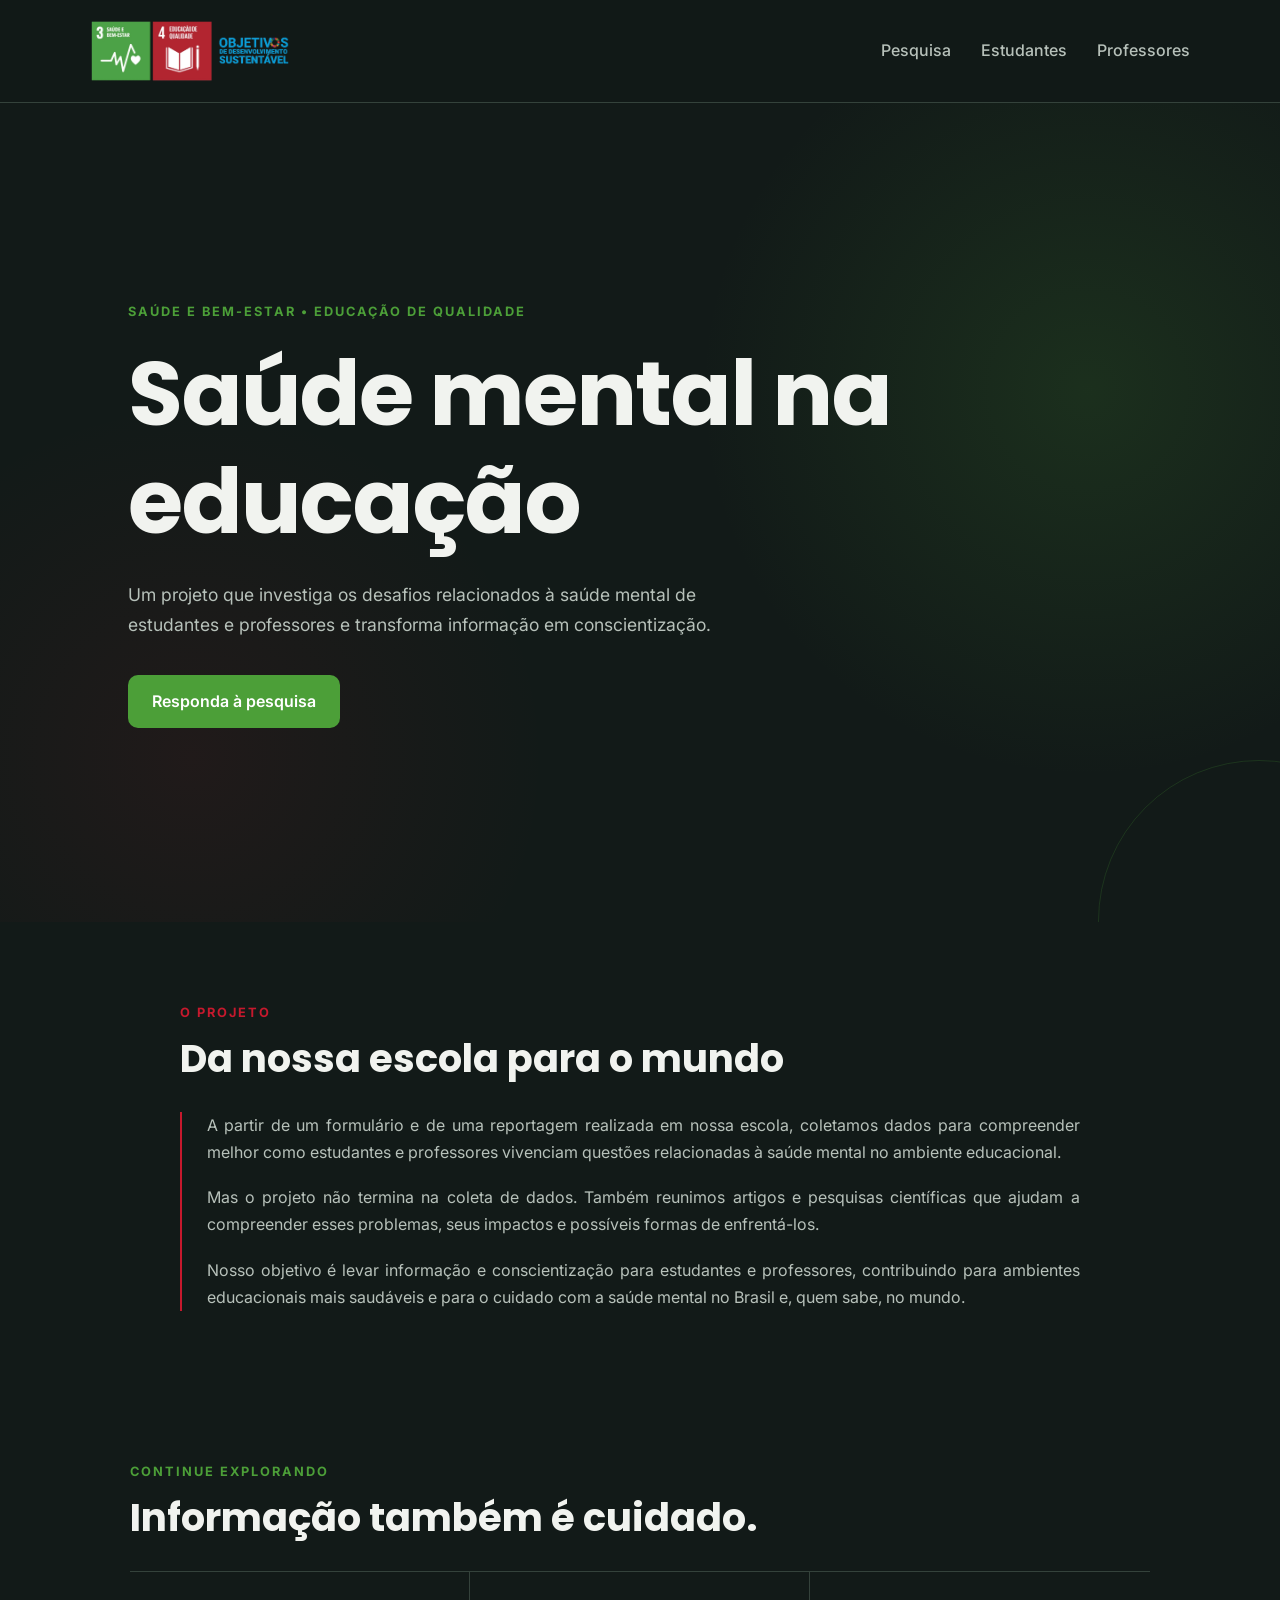
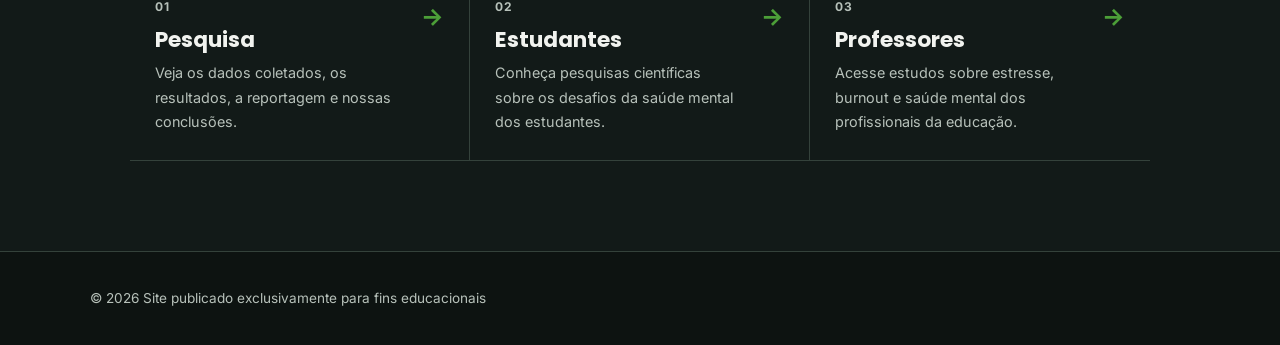
<file: index.html>
<!DOCTYPE html>
<html lang="pt-BR">

<head>
    <meta charset="UTF-8">
    <meta name="viewport" content="width=device-width, initial-scale=1.0">
    <meta name="description"
        content="Projeto educacional sobre saúde mental de estudantes e professores, com pesquisa realizada em ambiente escolar e acesso a estudos científicos.">
    <title>Saúde Mental na Educação</title>
    <link rel="icon"
        href="data:image/svg+xml,%3Csvg xmlns='http://www.w3.org/2000/svg' viewBox='0 0 100 100'%3E%3Ctext y='.9em' font-size='90'%3E%F0%9F%A7%A0%3C/text%3E%3C/svg%3E">
    <meta property="og:type" content="website">
    <meta property="og:locale" content="pt_BR">
    <meta property="og:title" content="Saúde Mental na Educação">
    <meta property="og:description"
        content="Projeto educacional sobre saúde mental de estudantes e professores, com pesquisa realizada em ambiente escolar e acesso a estudos científicos.">
    <meta property="og:image" content="assets/Logos/logo-site.png">
    <meta name="twitter:card" content="summary_large_image">
    <meta name="twitter:title" content="Saúde Mental na Educação">
    <meta name="twitter:description"
        content="Projeto educacional sobre saúde mental de estudantes e professores, com pesquisa realizada em ambiente escolar e acesso a estudos científicos.">
    <meta name="twitter:image" content="assets/Logos/logo-site.png">
    <link rel="stylesheet" href="css/style.css">
</head>

<body>
    <!-- HEADER -->
    <header>
        <nav>
            <a href="index.html" class="logo" aria-label="Ir para a página inicial">
                <picture>
                    <source srcset="assets/Logos/logo-site.webp" type="image/webp">
                    <img src="assets/Logos/logo-site.png" alt="Logo do site" width="900" height="279">
                </picture>
            </a>
            <ul id="menu-principal">
                <li>
                    <a href="pesquisa.html">Pesquisa</a>
                </li>
                <li>
                    <a href="estudantes.html">Estudantes</a>
                </li>
                <li>
                    <a href="professores.html">Professores</a>
                </li>
            </ul>
        </nav>
    </header>
    <!-- MENU MOBILE -->
    <button class="menu-mobile" type="button" aria-label="Abrir menu" aria-expanded="false"
        aria-controls="menu-principal">
        <span></span>
        <span></span>
        <span></span>
    </button>
    <main>
        <!-- APRESENTAÇÃO -->
        <section class="hero">
            <div class="hero-content">
                <span>
                    Saúde e bem-estar • Educação de qualidade
                </span>
                <h1>
                    Saúde mental na educação
                </h1>
                <p>
                    Um projeto que investiga os desafios relacionados à saúde
                    mental de estudantes e professores e transforma informação
                    em conscientização.
                </p>
                <a href="https://forms.gle/k97MrSx94jqZNH8R9"
                    target="_blank" rel="noopener noreferrer" class="btn">
                    Responda à pesquisa
                </a>
            </div>
        </section>
        <!-- SOBRE O PROJETO -->
        <section class="projeto">
            <div class="section-title">
                <span>
                    O projeto
                </span>
                <h2>
                    Da nossa escola para o mundo
                </h2>
            </div>
            <div class="texto-projeto" data-reveal>
                <p>
                    A partir de um formulário e de uma reportagem realizada
                    em nossa escola, coletamos dados para compreender melhor
                    como estudantes e professores vivenciam questões relacionadas
                    à saúde mental no ambiente educacional.
                </p>
                <p>
                    Mas o projeto não termina na coleta de dados. Também reunimos
                    artigos e pesquisas científicas que ajudam a compreender esses
                    problemas, seus impactos e possíveis formas de enfrentá-los.
                </p>
                <p>
                    Nosso objetivo é levar informação e conscientização para
                    estudantes e professores, contribuindo para ambientes educacionais
                    mais saudáveis e para o cuidado com a saúde mental no Brasil
                    e, quem sabe, no mundo.
                </p>
            </div>
        </section>
        <!-- NAVEGAÇÃO DO PROJETO -->
        <section class="explore">
            <div class="section-title">
                <span>
                    Continue explorando
                </span>
                <h2>
                    Informação também é cuidado.
                </h2>
            </div>
            <div class="explore-links" data-reveal-group>
                <a href="pesquisa.html" class="explore-item">
                    <div>
                        <span>01</span>
                        <h3>
                            Pesquisa
                        </h3>
                        <p>
                            Veja os dados coletados, os resultados,
                            a reportagem e nossas conclusões.
                        </p>
                    </div>
                    <strong>→</strong>
                </a>
                <a href="estudantes.html" class="explore-item">
                    <div>
                        <span>02</span>
                        <h3>
                            Estudantes
                        </h3>
                        <p>
                            Conheça pesquisas científicas sobre os
                            desafios da saúde mental dos estudantes.
                        </p>
                    </div>
                    <strong>→</strong>
                </a>
                <a href="professores.html" class="explore-item">
                    <div>
                        <span>03</span>
                        <h3>
                            Professores
                        </h3>
                        <p>
                            Acesse estudos sobre estresse, burnout
                            e saúde mental dos profissionais da educação.
                        </p>
                    </div>
                    <strong>→</strong>
                </a>
            </div>
        </section>
    </main>
    <!-- FOOTER -->
    <footer>
        <p>
            &copy; 2026 Site publicado exclusivamente para fins educacionais
        </p>
    </footer>
    <script src="js/script.js"></script>
</body>

</html>
</file>
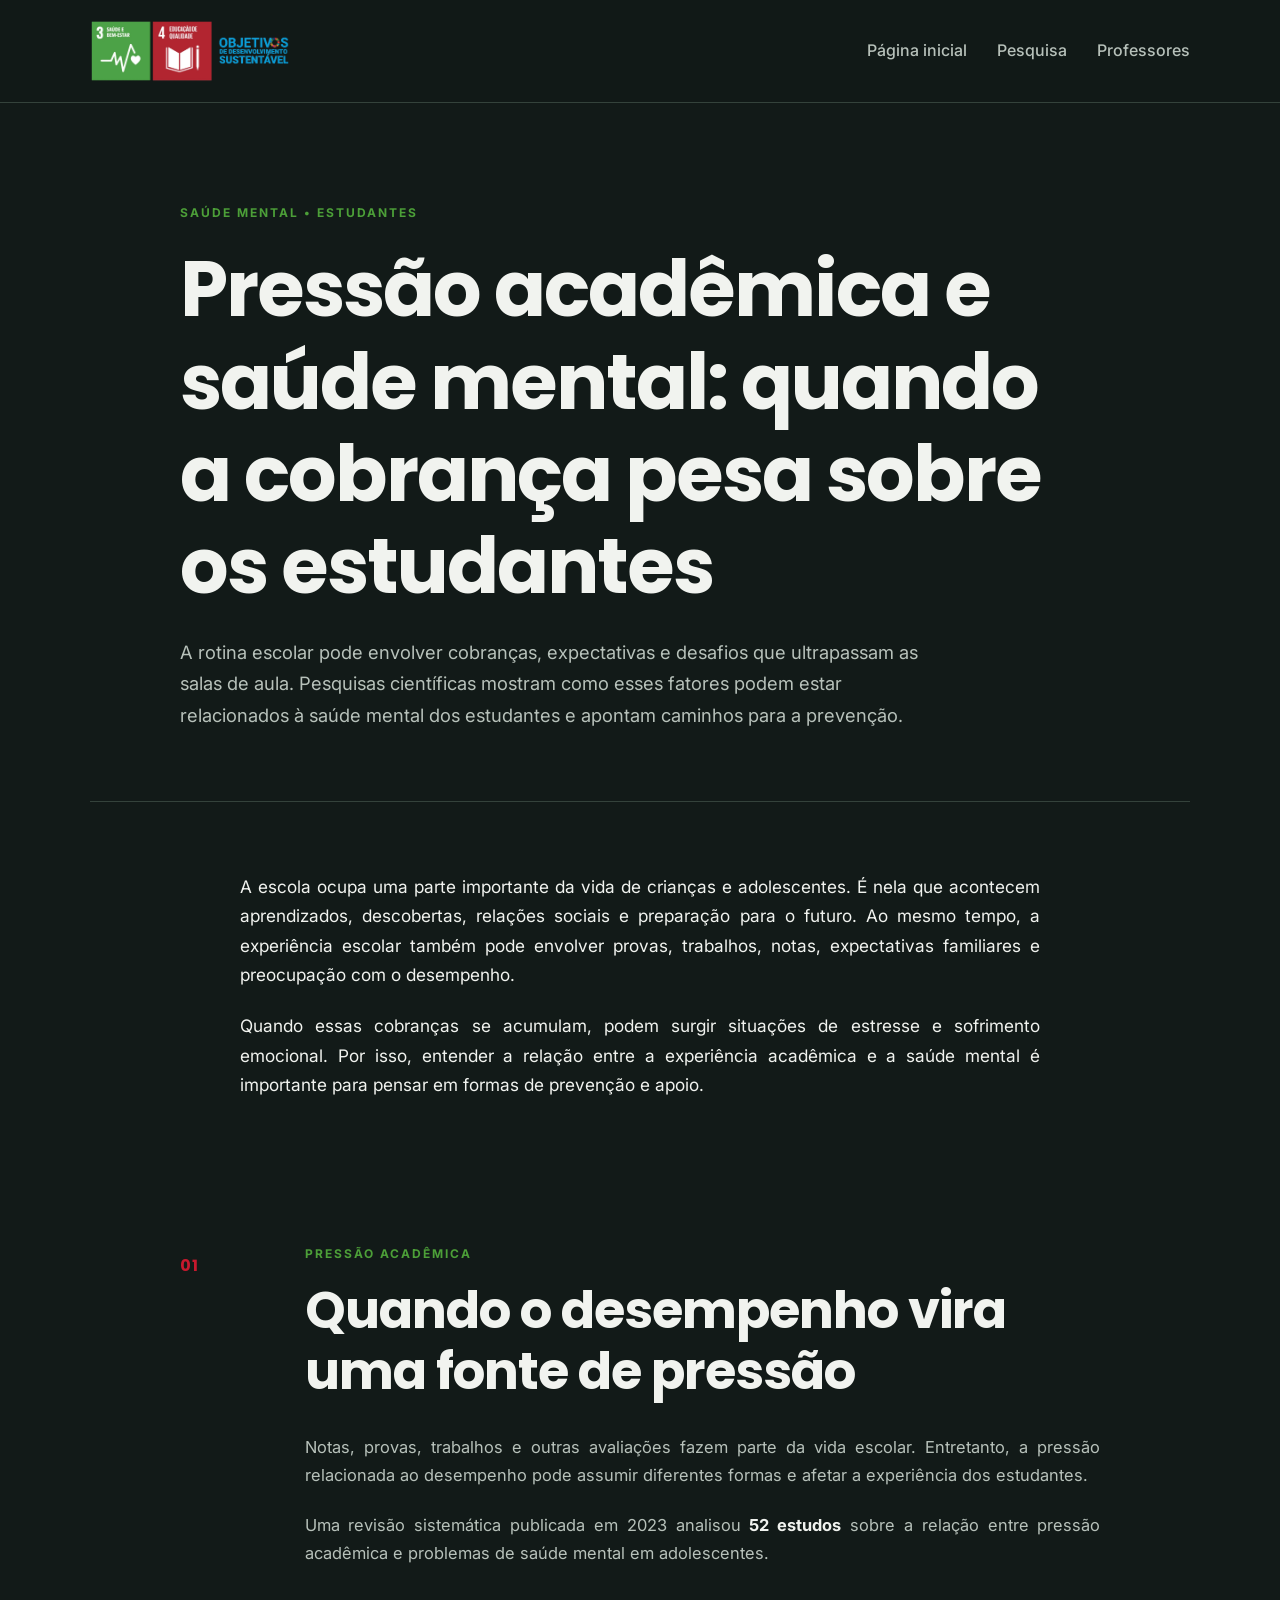
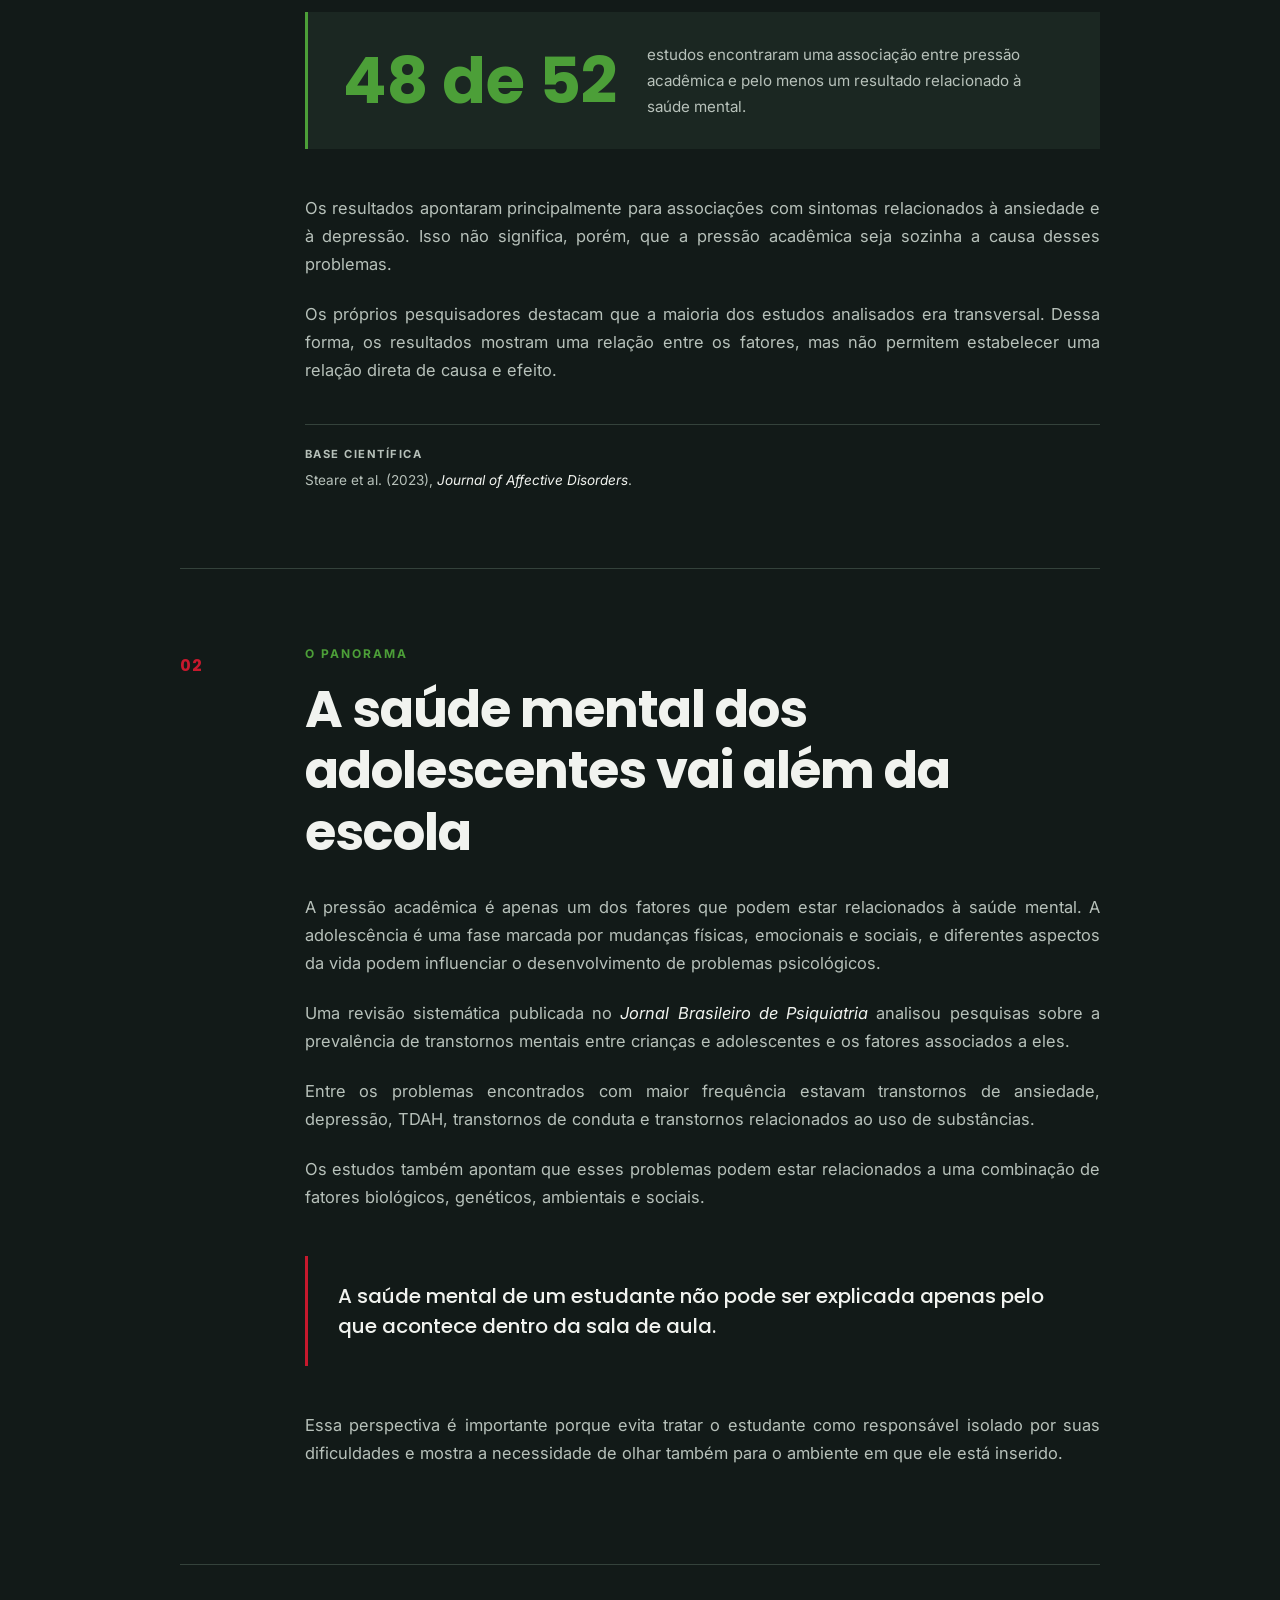
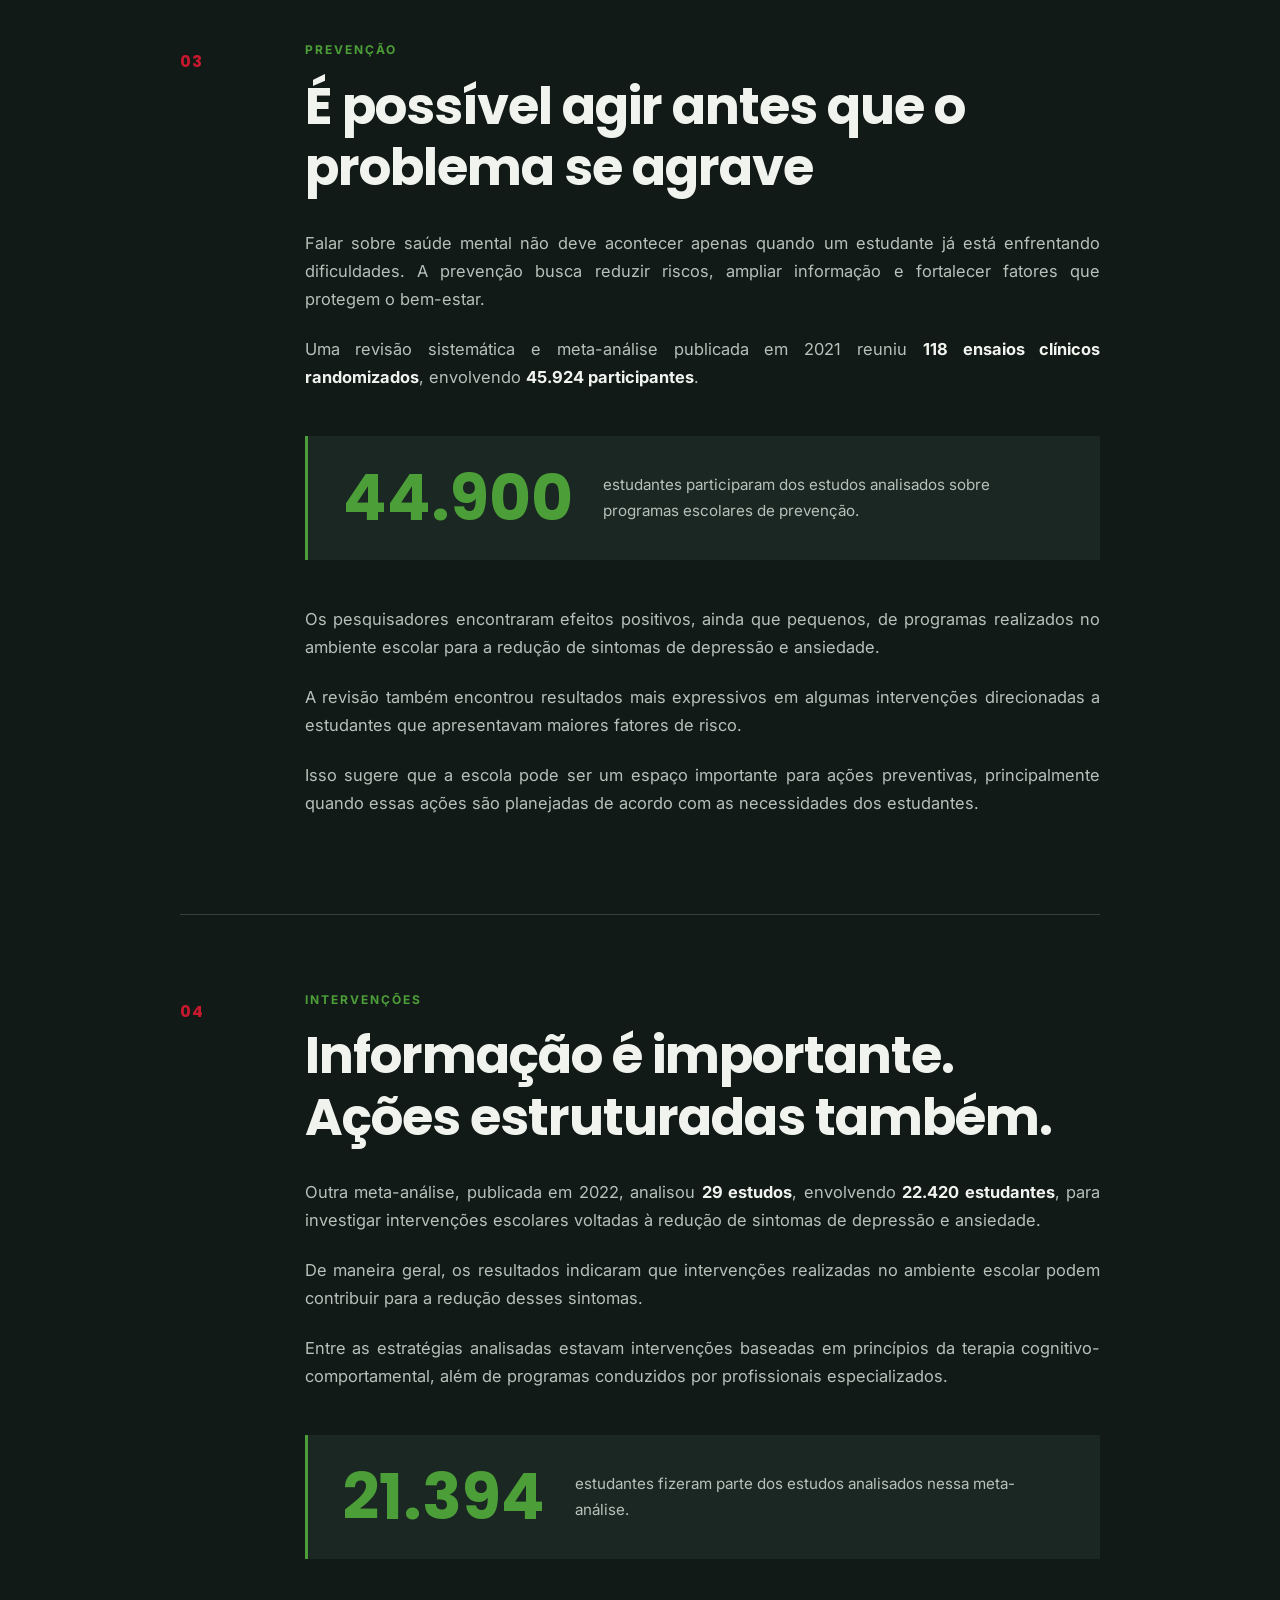
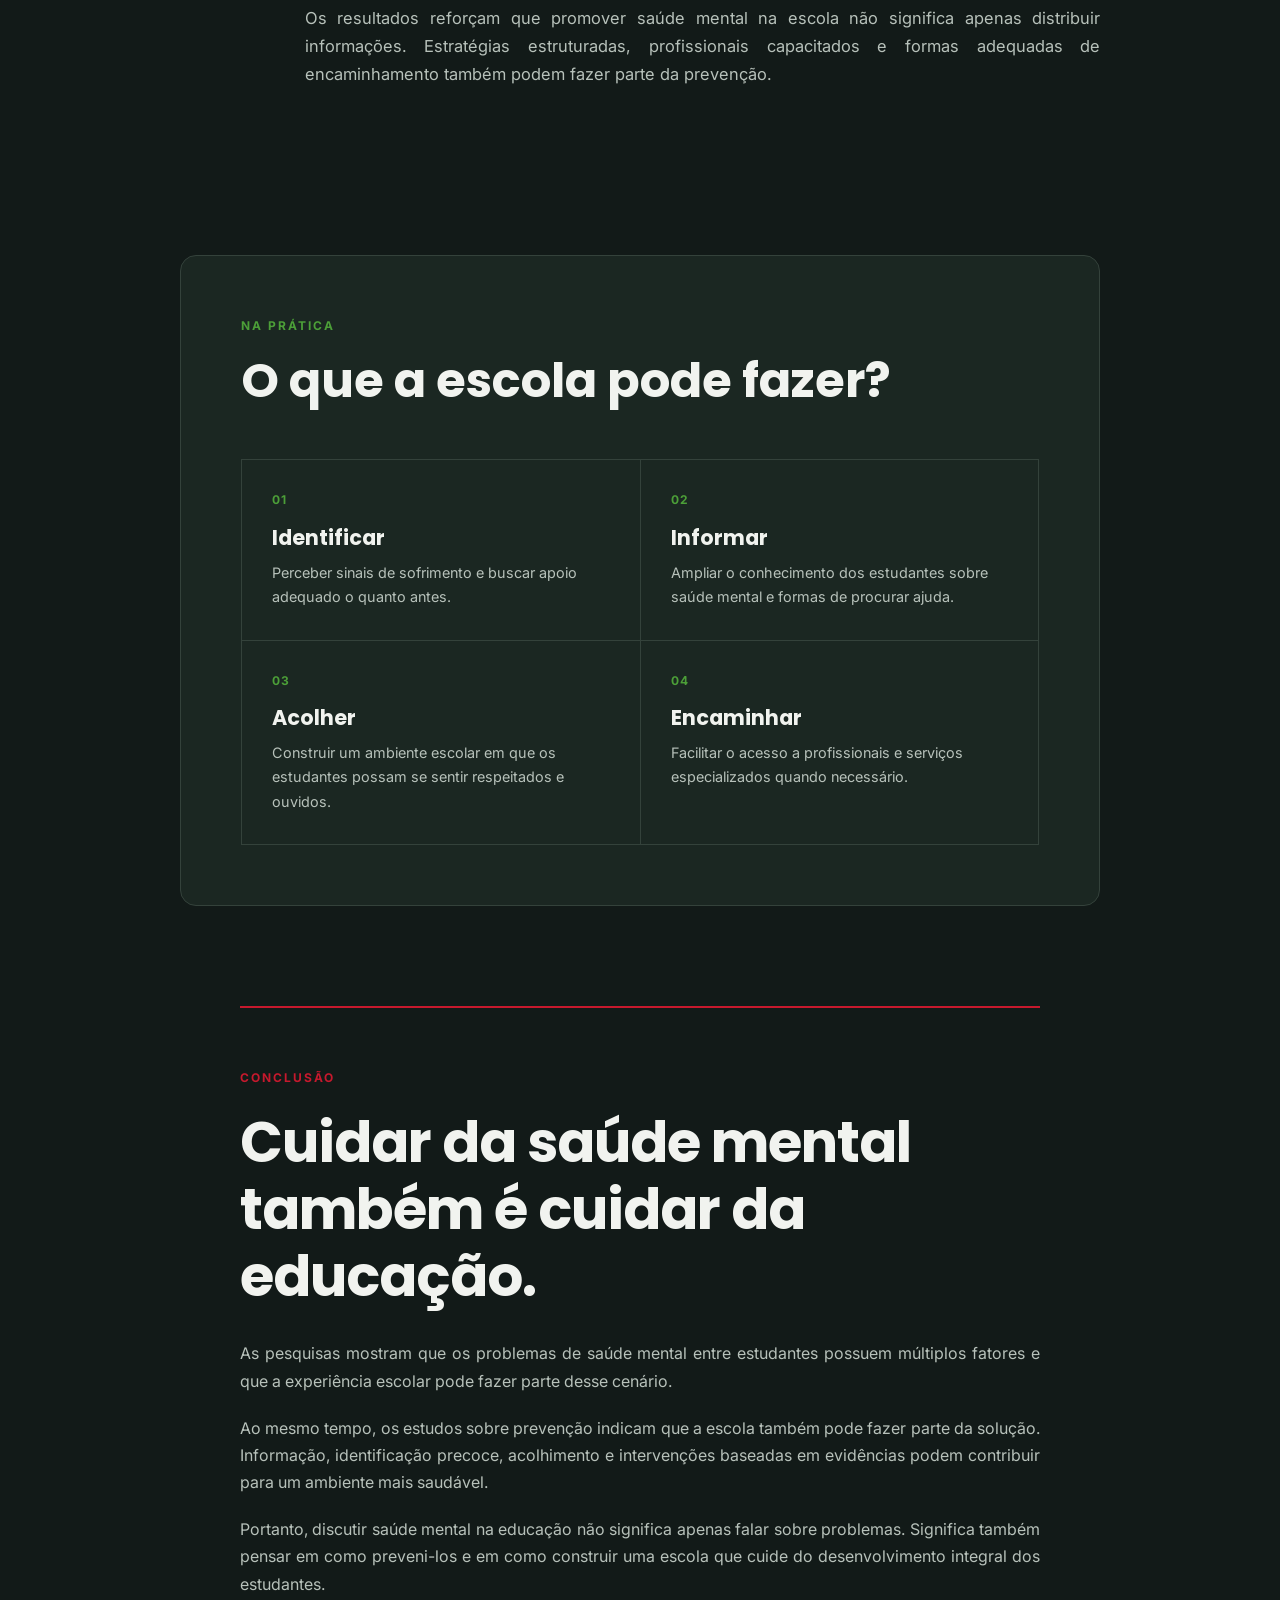
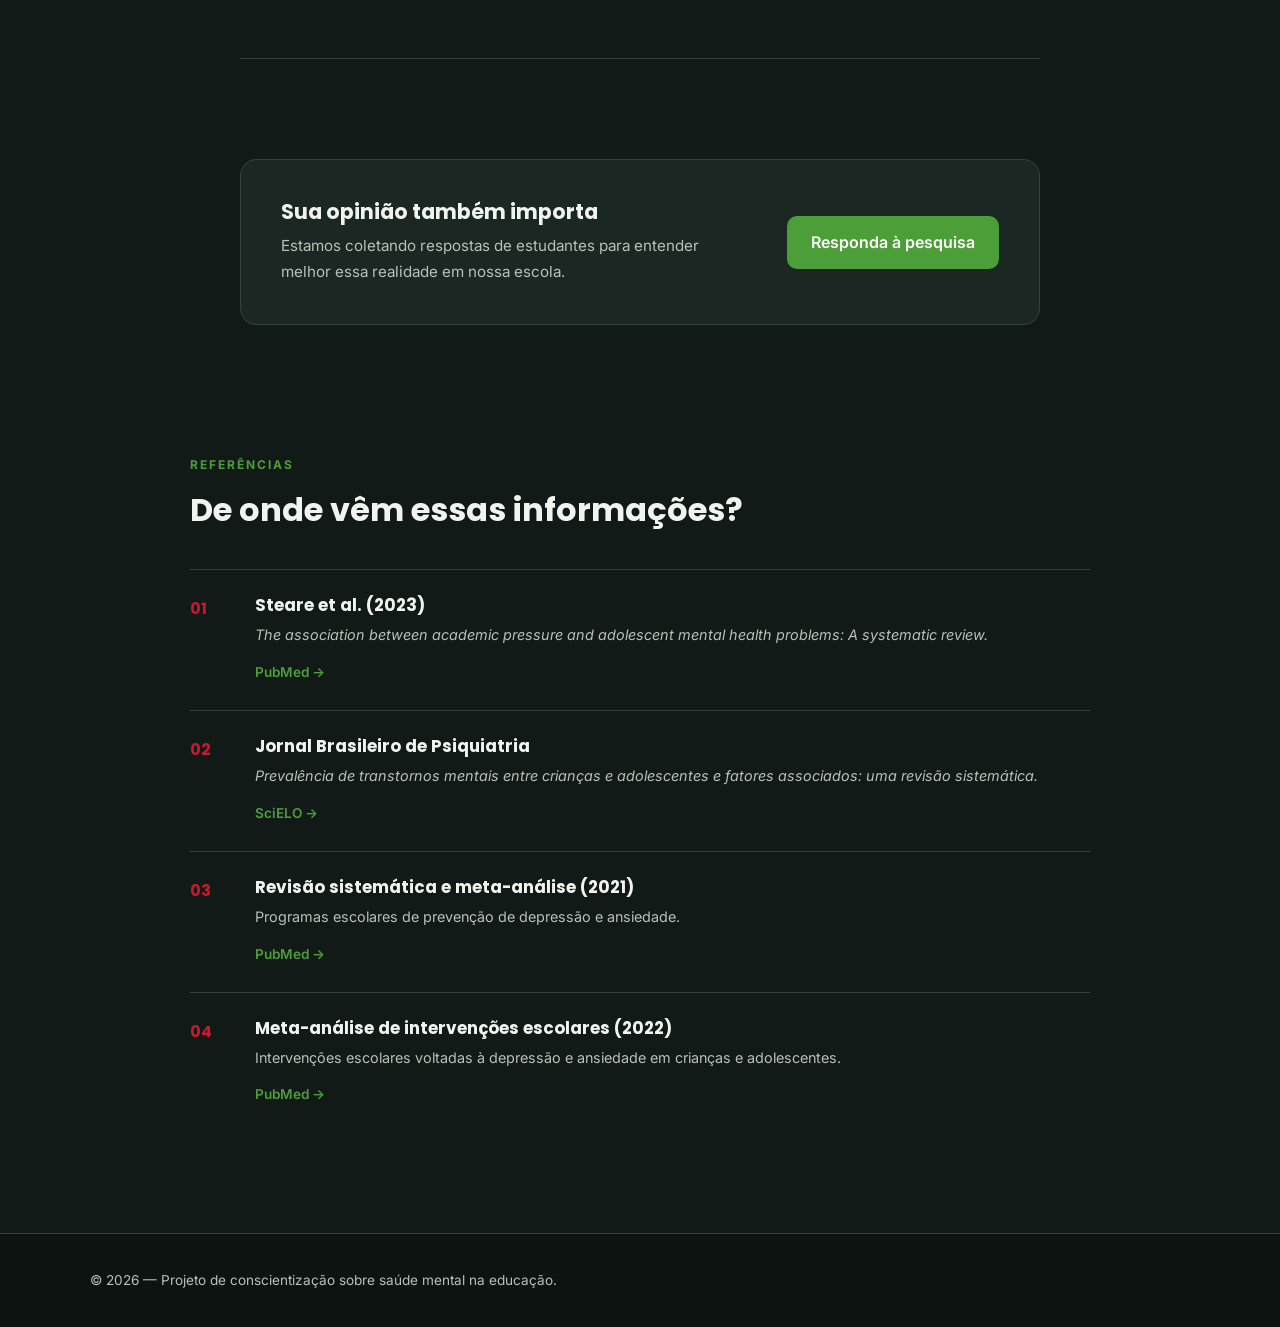
<file: estudantes.html>
<!DOCTYPE html>
<html lang="pt-BR">

<head>
    <meta charset="UTF-8">
    <meta name="viewport" content="width=device-width, initial-scale=1.0">
    <meta name="description"
        content="Uma análise sobre saúde mental dos estudantes, pressão acadêmica e estratégias de prevenção baseadas em evidências científicas.">
    <title>Estudantes | Saúde Mental na Educação</title>
    <link rel="icon"
        href="data:image/svg+xml,%3Csvg xmlns='http://www.w3.org/2000/svg' viewBox='0 0 100 100'%3E%3Ctext y='.9em' font-size='90'%3E%F0%9F%A7%A0%3C/text%3E%3C/svg%3E">
    <meta property="og:type" content="article">
    <meta property="og:locale" content="pt_BR">
    <meta property="og:title" content="Estudantes | Saúde Mental na Educação">
    <meta property="og:description"
        content="Uma análise sobre saúde mental dos estudantes, pressão acadêmica e estratégias de prevenção baseadas em evidências científicas.">
    <meta property="og:image" content="assets/Logos/logo-site.png">
    <meta name="twitter:card" content="summary_large_image">
    <meta name="twitter:title" content="Estudantes | Saúde Mental na Educação">
    <meta name="twitter:description"
        content="Uma análise sobre saúde mental dos estudantes, pressão acadêmica e estratégias de prevenção baseadas em evidências científicas.">
    <meta name="twitter:image" content="assets/Logos/logo-site.png">
    <link rel="stylesheet" href="css/artigo.css">
</head>

<body>
    <!-- BARRA DE PROGRESSO DE LEITURA -->
    <div class="barra-progresso" id="barra-progresso"></div>
    <!-- HEADER -->
    <header>
        <nav>
            <a href="index.html" class="logo" aria-label="Ir para a página inicial">
                <picture>
                    <source srcset="assets/Logos/logo-site.webp" type="image/webp">
                    <img src="assets/Logos/logo-site.png" alt="Logo do projeto" width="900" height="279">
                </picture>
            </a>
            <ul id="menu-principal">
                <li>
                    <a href="index.html">Página inicial</a>
                </li>
                <li>
                    <a href="pesquisa.html">Pesquisa</a>
                </li>
                <li>
                    <a href="professores.html">Professores</a>
                </li>
            </ul>
        </nav>
    </header>
    <!-- MENU MOBILE -->
    <button class="menu-mobile" type="button" aria-label="Abrir menu" aria-expanded="false"
        aria-controls="menu-principal">
        <span></span>
        <span></span>
        <span></span>
    </button>
    <main>
        <!-- CABEÇALHO DA MATÉRIA -->
        <section class="artigo-header">
            <div class="artigo-header-conteudo">
                <span class="categoria">
                    SAÚDE MENTAL • ESTUDANTES
                </span>
                <h1>
                    Pressão acadêmica e saúde mental:
                    quando a cobrança pesa sobre os estudantes
                </h1>
                <p class="subtitulo">
                    A rotina escolar pode envolver cobranças, expectativas e
                    desafios que ultrapassam as salas de aula. Pesquisas
                    científicas mostram como esses fatores podem estar
                    relacionados à saúde mental dos estudantes e apontam
                    caminhos para a prevenção.
                </p>
            </div>
        </section>
        <!-- INTRODUÇÃO -->
        <article class="artigo">
            <div class="artigo-introducao">
                <p>
                    A escola ocupa uma parte importante da vida de crianças e
                    adolescentes. É nela que acontecem aprendizados,
                    descobertas, relações sociais e preparação para o futuro.
                    Ao mesmo tempo, a experiência escolar também pode envolver
                    provas, trabalhos, notas, expectativas familiares e
                    preocupação com o desempenho.
                </p>
                <p>
                    Quando essas cobranças se acumulam, podem surgir situações
                    de estresse e sofrimento emocional. Por isso, entender a
                    relação entre a experiência acadêmica e a saúde mental é
                    importante para pensar em formas de prevenção e apoio.
                </p>
            </div>
            <!-- SEÇÃO 01 -->
            <section class="artigo-secao" data-reveal>
                <div class="numero-secao">
                    01
                </div>
                <div class="conteudo-secao">
                    <span class="rotulo">
                        PRESSÃO ACADÊMICA
                    </span>
                    <h2>
                        Quando o desempenho vira uma fonte de pressão
                    </h2>
                    <p>
                        Notas, provas, trabalhos e outras avaliações fazem parte
                        da vida escolar. Entretanto, a pressão relacionada ao
                        desempenho pode assumir diferentes formas e afetar a
                        experiência dos estudantes.
                    </p>
                    <p>
                        Uma revisão sistemática publicada em 2023 analisou
                        <strong>52 estudos</strong> sobre a relação entre pressão
                        acadêmica e problemas de saúde mental em adolescentes.
                    </p>
                    <div class="destaque-dado" data-reveal>
                        <strong>48 de 52</strong>
                        <span>
                            estudos encontraram uma associação entre pressão
                            acadêmica e pelo menos um resultado relacionado à
                            saúde mental.
                        </span>
                    </div>
                    <p>
                        Os resultados apontaram principalmente para associações
                        com sintomas relacionados à ansiedade e à depressão.
                        Isso não significa, porém, que a pressão acadêmica seja
                        sozinha a causa desses problemas.
                    </p>
                    <p>
                        Os próprios pesquisadores destacam que a maioria dos
                        estudos analisados era transversal. Dessa forma, os
                        resultados mostram uma relação entre os fatores, mas não
                        permitem estabelecer uma relação direta de causa e
                        efeito.
                    </p>
                    <div class="nota-estudo">
                        <span>
                            BASE CIENTÍFICA
                        </span>
                        <p>
                            Steare et al. (2023), <em>Journal of Affective
                                Disorders</em>.
                        </p>
                    </div>
                </div>
            </section>
            <!-- SEPARADOR -->
            <div class="separador"></div>
            <!-- SEÇÃO 02 -->
            <section class="artigo-secao" data-reveal>
                <div class="numero-secao">
                    02
                </div>
                <div class="conteudo-secao">
                    <span class="rotulo">
                        O PANORAMA
                    </span>
                    <h2>
                        A saúde mental dos adolescentes vai além da escola
                    </h2>
                    <p>
                        A pressão acadêmica é apenas um dos fatores que podem
                        estar relacionados à saúde mental. A adolescência é uma
                        fase marcada por mudanças físicas, emocionais e sociais,
                        e diferentes aspectos da vida podem influenciar o
                        desenvolvimento de problemas psicológicos.
                    </p>
                    <p>
                        Uma revisão sistemática publicada no
                        <em>Jornal Brasileiro de Psiquiatria</em> analisou
                        pesquisas sobre a prevalência de transtornos mentais
                        entre crianças e adolescentes e os fatores associados
                        a eles.
                    </p>
                    <p>
                        Entre os problemas encontrados com maior frequência
                        estavam transtornos de ansiedade, depressão, TDAH,
                        transtornos de conduta e transtornos relacionados ao
                        uso de substâncias.
                    </p>
                    <p>
                        Os estudos também apontam que esses problemas podem
                        estar relacionados a uma combinação de fatores
                        biológicos, genéticos, ambientais e sociais.
                    </p>
                    <blockquote>
                        A saúde mental de um estudante não pode ser explicada
                        apenas pelo que acontece dentro da sala de aula.
                    </blockquote>
                    <p>
                        Essa perspectiva é importante porque evita tratar o
                        estudante como responsável isolado por suas dificuldades
                        e mostra a necessidade de olhar também para o ambiente
                        em que ele está inserido.
                    </p>
                </div>
            </section>
            <!-- SEPARADOR -->
            <div class="separador"></div>
            <!-- SEÇÃO 03 -->
            <section class="artigo-secao" data-reveal>
                <div class="numero-secao">
                    03
                </div>
                <div class="conteudo-secao">
                    <span class="rotulo">
                        PREVENÇÃO
                    </span>
                    <h2>
                        É possível agir antes que o problema se agrave
                    </h2>
                    <p>
                        Falar sobre saúde mental não deve acontecer apenas
                        quando um estudante já está enfrentando dificuldades.
                        A prevenção busca reduzir riscos, ampliar informação e
                        fortalecer fatores que protegem o bem-estar.
                    </p>
                    <p>
                        Uma revisão sistemática e meta-análise publicada em
                        2021 reuniu <strong>118 ensaios clínicos randomizados</strong>,
                        envolvendo <strong>45.924 participantes</strong>.
                    </p>
                    <div class="destaque-dado" data-reveal>
                        <strong>45.924</strong>
                        <span>
                            estudantes participaram dos estudos analisados
                            sobre programas escolares de prevenção.
                        </span>
                    </div>
                    <p>
                        Os pesquisadores encontraram efeitos positivos, ainda
                        que pequenos, de programas realizados no ambiente
                        escolar para a redução de sintomas de depressão e
                        ansiedade.
                    </p>
                    <p>
                        A revisão também encontrou resultados mais expressivos
                        em algumas intervenções direcionadas a estudantes que
                        apresentavam maiores fatores de risco.
                    </p>
                    <p>
                        Isso sugere que a escola pode ser um espaço importante
                        para ações preventivas, principalmente quando essas
                        ações são planejadas de acordo com as necessidades dos
                        estudantes.
                    </p>
                </div>
            </section>
            <!-- SEPARADOR -->
            <div class="separador"></div>
            <!-- SEÇÃO 04 -->
            <section class="artigo-secao" data-reveal>
                <div class="numero-secao">
                    04
                </div>
                <div class="conteudo-secao">
                    <span class="rotulo">
                        INTERVENÇÕES
                    </span>
                    <h2>
                        Informação é importante. Ações estruturadas também.
                    </h2>
                    <p>
                        Outra meta-análise, publicada em 2022, analisou
                        <strong>29 estudos</strong>, envolvendo
                        <strong>22.420 estudantes</strong>, para investigar
                        intervenções escolares voltadas à redução de sintomas
                        de depressão e ansiedade.
                    </p>
                    <p>
                        De maneira geral, os resultados indicaram que
                        intervenções realizadas no ambiente escolar podem
                        contribuir para a redução desses sintomas.
                    </p>
                    <p>
                        Entre as estratégias analisadas estavam intervenções
                        baseadas em princípios da terapia
                        cognitivo-comportamental, além de programas conduzidos
                        por profissionais especializados.
                    </p>
                    <div class="destaque-dado" data-reveal>
                        <strong>22.420</strong>
                        <span>
                            estudantes fizeram parte dos estudos analisados
                            nessa meta-análise.
                        </span>
                    </div>
                    <p>
                        Os resultados reforçam que promover saúde mental na
                        escola não significa apenas distribuir informações.
                        Estratégias estruturadas, profissionais capacitados e
                        formas adequadas de encaminhamento também podem fazer
                        parte da prevenção.
                    </p>
                </div>
            </section>
            <!-- O QUE A ESCOLA PODE FAZER -->
            <section class="intervencoes">
                <div class="intervencoes-header">
                    <span class="rotulo">
                        NA PRÁTICA
                    </span>
                    <h2>
                        O que a escola pode fazer?
                    </h2>
                </div>
                <div class="intervencoes-conteudo" data-reveal-group>
                    <div>
                        <span>01</span>
                        <h3>
                            Identificar
                        </h3>
                        <p>
                            Perceber sinais de sofrimento e buscar apoio
                            adequado o quanto antes.
                        </p>
                    </div>
                    <div>
                        <span>02</span>
                        <h3>
                            Informar
                        </h3>
                        <p>
                            Ampliar o conhecimento dos estudantes sobre saúde
                            mental e formas de procurar ajuda.
                        </p>
                    </div>
                    <div>
                        <span>03</span>
                        <h3>
                            Acolher
                        </h3>
                        <p>
                            Construir um ambiente escolar em que os estudantes
                            possam se sentir respeitados e ouvidos.
                        </p>
                    </div>
                    <div>
                        <span>04</span>
                        <h3>
                            Encaminhar
                        </h3>
                        <p>
                            Facilitar o acesso a profissionais e serviços
                            especializados quando necessário.
                        </p>
                    </div>
                </div>
            </section>
            <!-- CONCLUSÃO -->
            <section class="artigo-conclusao" data-reveal>
                <span class="rotulo">
                    CONCLUSÃO
                </span>
                <h2>
                    Cuidar da saúde mental também é cuidar da educação.
                </h2>
                <p>
                    As pesquisas mostram que os problemas de saúde mental entre
                    estudantes possuem múltiplos fatores e que a experiência
                    escolar pode fazer parte desse cenário.
                </p>
                <p>
                    Ao mesmo tempo, os estudos sobre prevenção indicam que a
                    escola também pode fazer parte da solução. Informação,
                    identificação precoce, acolhimento e intervenções baseadas
                    em evidências podem contribuir para um ambiente mais
                    saudável.
                </p>
                <p>
                    Portanto, discutir saúde mental na educação não significa
                    apenas falar sobre problemas. Significa também pensar em
                    como preveni-los e em como construir uma escola que cuide
                    do desenvolvimento integral dos estudantes.
                </p>
            </section>
            <!-- CTA -->
            <div class="cta-pesquisa" data-reveal>
                <div>
                    <h3>Sua opinião também importa</h3>
                    <p>
                        Estamos coletando respostas de estudantes para
                        entender melhor essa realidade em nossa escola.
                    </p>
                </div>
                <a href="https://forms.gle/k97MrSx94jqZNH8R9"
                    target="_blank" rel="noopener noreferrer" class="btn">
                    Responda à pesquisa
                </a>
            </div>
            <!-- FONTES -->
            <section class="fontes" data-reveal-group>
                <div class="fontes-header">
                    <span class="rotulo">
                        REFERÊNCIAS
                    </span>
                    <h2>
                        De onde vêm essas informações?
                    </h2>
                </div>
                <div class="fonte">
                    <span>
                        01
                    </span>
                    <div>
                        <h3>
                            Steare et al. (2023)
                        </h3>
                        <p>
                            <em>
                                The association between academic pressure and
                                adolescent mental health problems: A systematic
                                review.
                            </em>
                        </p>
                        <a href="https://pubmed.ncbi.nlm.nih.gov/37437728/" target="_blank" rel="noopener noreferrer">
                            PubMed →
                        </a>
                    </div>
                </div>
                <div class="fonte">
                    <span>
                        02
                    </span>
                    <div>
                        <h3>
                            Jornal Brasileiro de Psiquiatria
                        </h3>
                        <p>
                            <em>
                                Prevalência de transtornos mentais entre
                                crianças e adolescentes e fatores associados:
                                uma revisão sistemática.
                            </em>
                        </p>
                        <a href="https://www.scielo.br/" target="_blank" rel="noopener noreferrer">
                            SciELO →
                        </a>
                    </div>
                </div>
                <div class="fonte">
                    <span>
                        03
                    </span>
                    <div>
                        <h3>
                            Revisão sistemática e meta-análise (2021)
                        </h3>
                        <p>
                            Programas escolares de prevenção de depressão e
                            ansiedade.
                        </p>
                        <a href="https://pubmed.ncbi.nlm.nih.gov/34571372/" target="_blank" rel="noopener noreferrer">
                            PubMed →
                        </a>
                    </div>
                </div>
                <div class="fonte">
                    <span>
                        04
                    </span>
                    <div>
                        <h3>
                            Meta-análise de intervenções escolares (2022)
                        </h3>
                        <p>
                            Intervenções escolares voltadas à depressão e
                            ansiedade em crianças e adolescentes.
                        </p>
                        <a href="https://pubmed.ncbi.nlm.nih.gov/36229755/" target="_blank" rel="noopener noreferrer">
                            PubMed →
                        </a>
                    </div>
                </div>
            </section>
        </article>
    </main>
    <!-- FOOTER -->
    <footer>
        <p>
            &copy; 2026 — Projeto de conscientização sobre saúde mental na educação.
        </p>
    </footer>
    <!-- BOTÃO VOLTAR AO TOPO -->
    <button class="voltar-topo" type="button" aria-label="Voltar ao topo da página">
        <svg xmlns="http://www.w3.org/2000/svg" viewBox="0 0 24 24" fill="none" stroke="currentColor"
            stroke-width="2.5" stroke-linecap="round" stroke-linejoin="round">
            <line x1="12" y1="19" x2="12" y2="5"></line>
            <polyline points="5 12 12 5 19 12"></polyline>
        </svg>
    </button>
    <script src="js/script.js"></script>
</body>

</html>
</file>
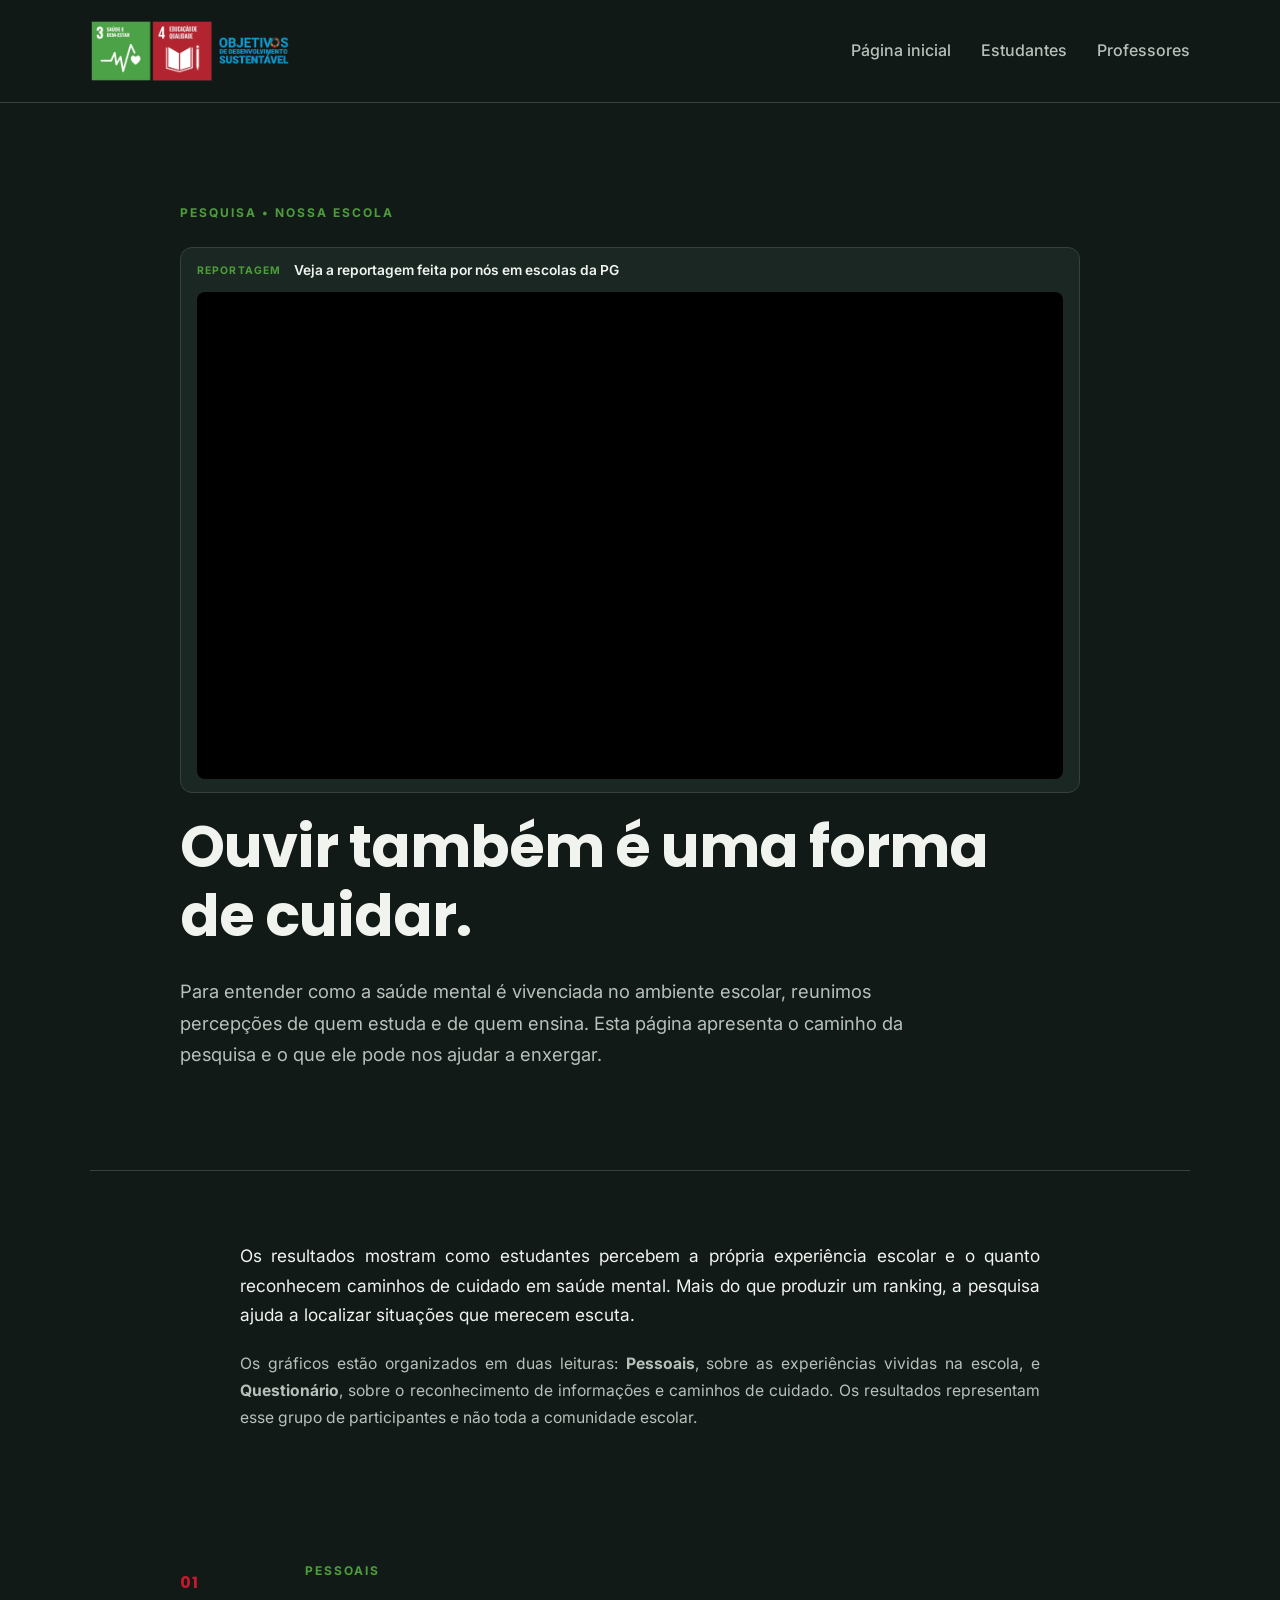
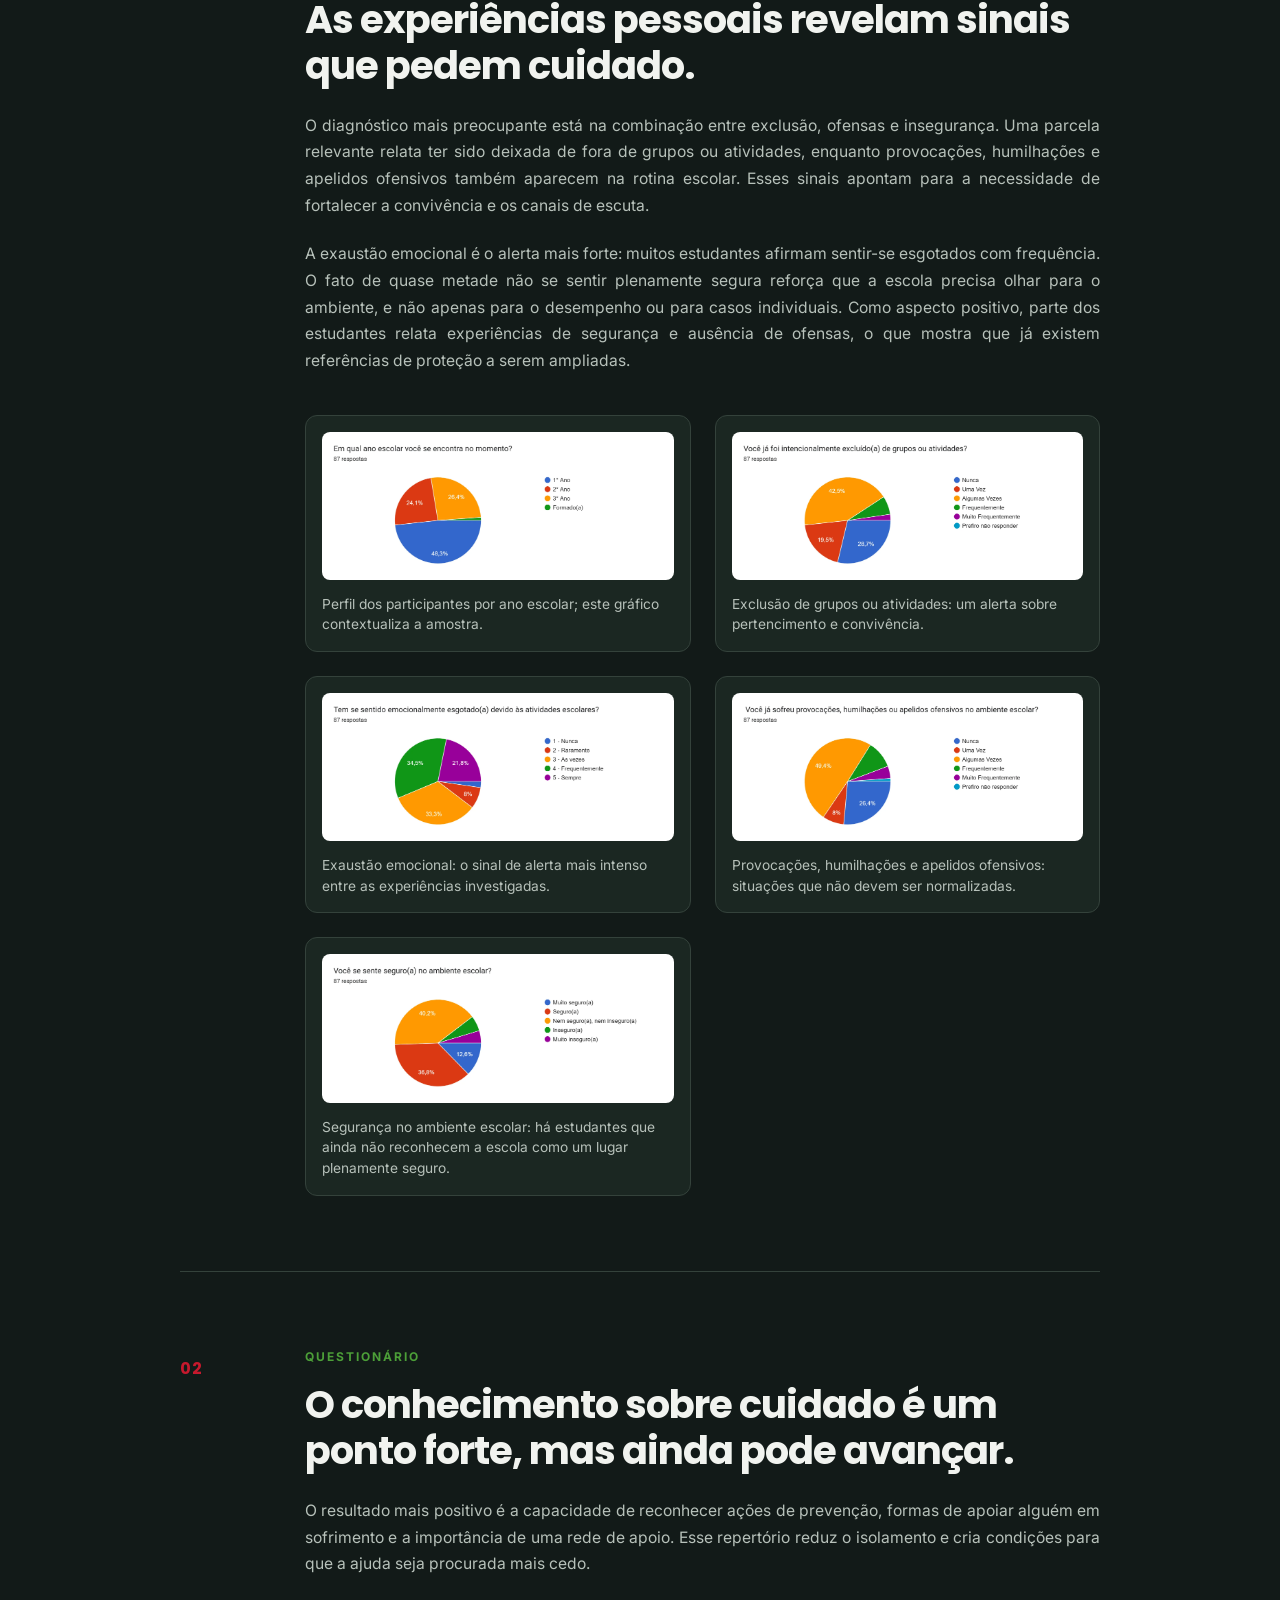
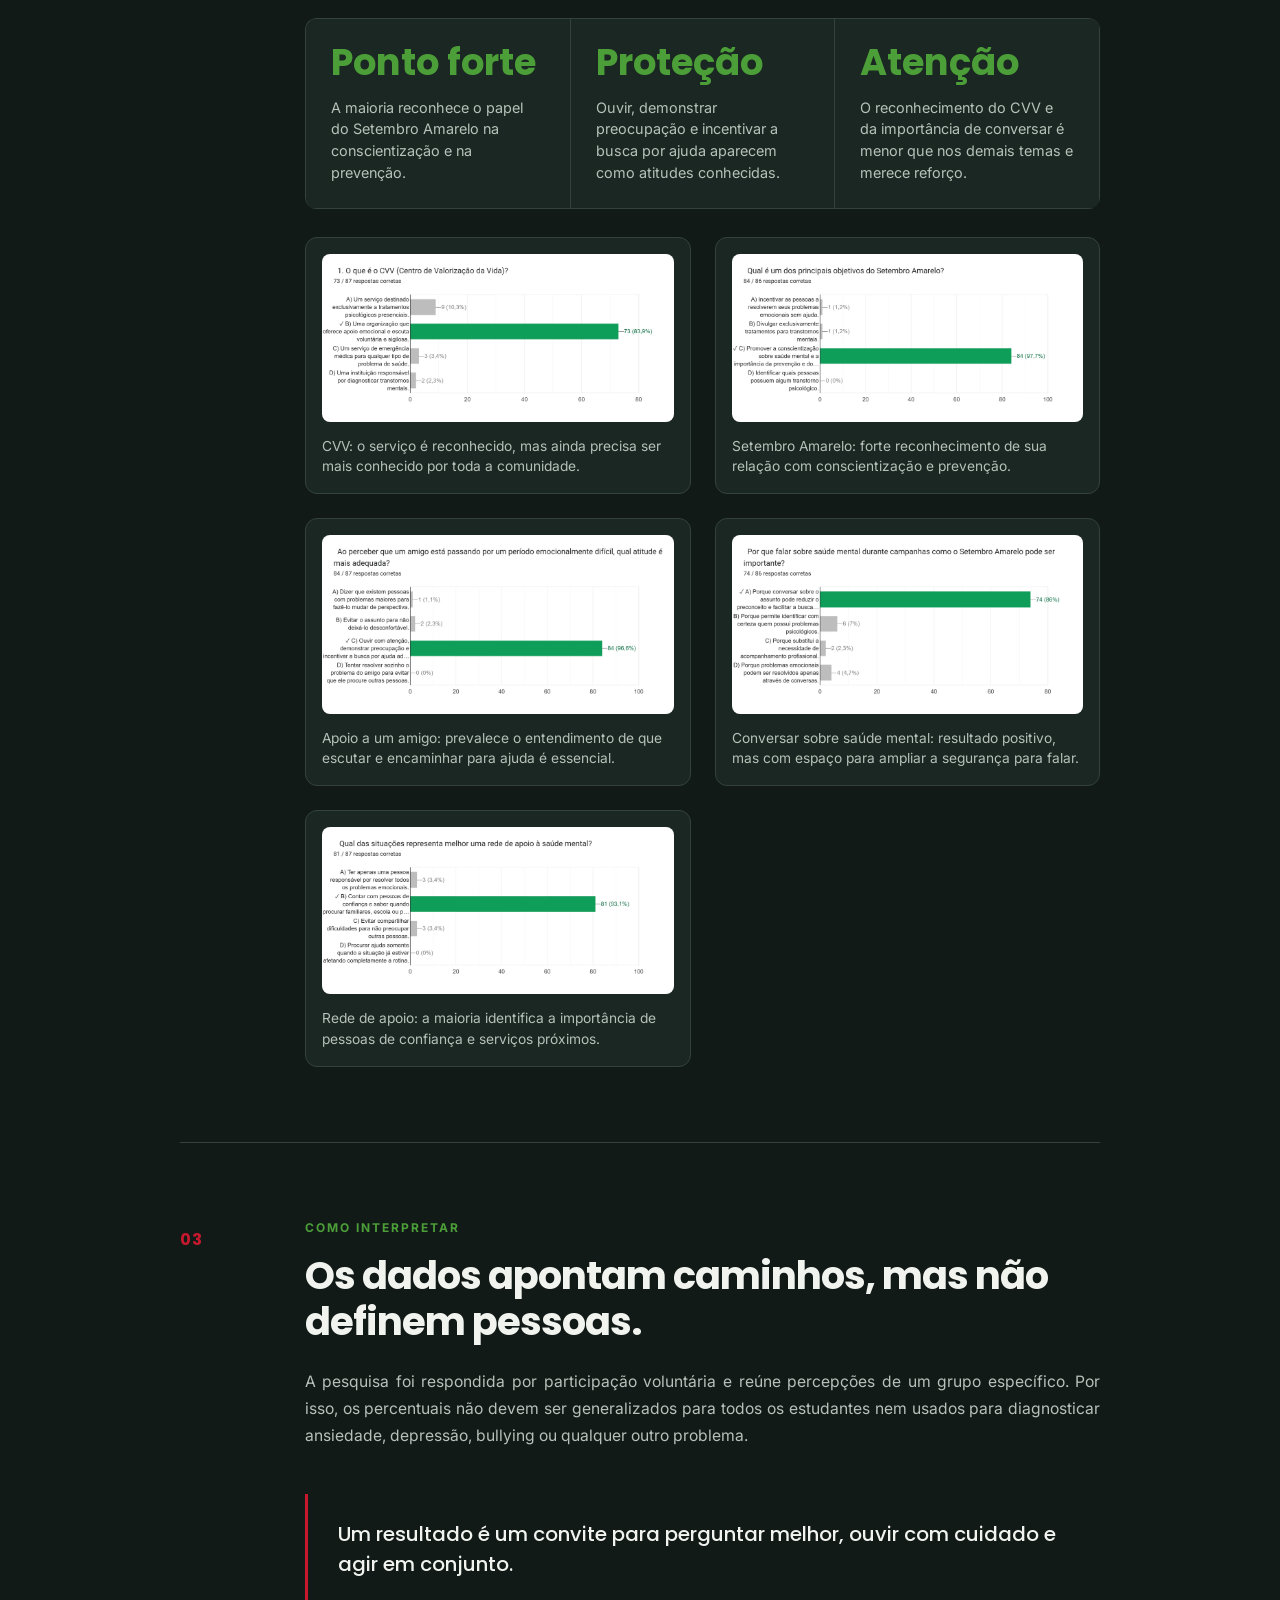
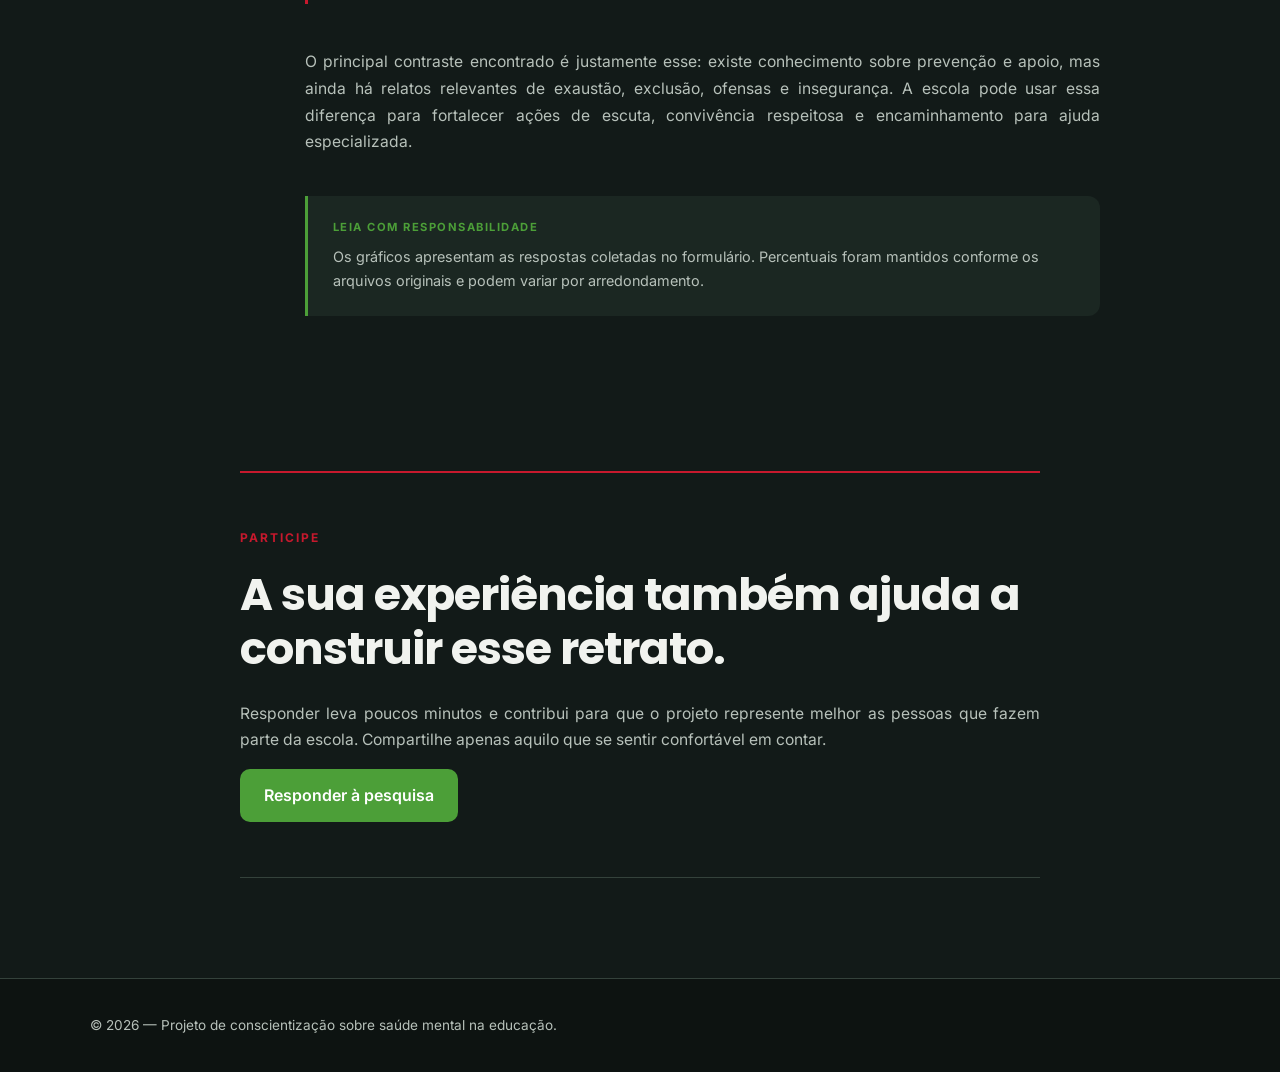
<file: pesquisa.html>
<!DOCTYPE html>
<html lang="pt-BR">

<head>
    <meta charset="UTF-8">
    <meta name="viewport" content="width=device-width, initial-scale=1.0">
    <meta name="description"
        content="Conheça a pesquisa sobre saúde mental realizada com estudantes e professores no ambiente escolar.">
    <title>Pesquisa | Saúde Mental na Educação</title>
    <link rel="icon"
        href="data:image/svg+xml,%3Csvg xmlns='http://www.w3.org/2000/svg' viewBox='0 0 100 100'%3E%3Ctext y='.9em' font-size='90'%3E%F0%9F%A7%A0%3C/text%3E%3C/svg%3E">
    <meta property="og:type" content="article">
    <meta property="og:locale" content="pt_BR">
    <meta property="og:title" content="Pesquisa | Saúde Mental na Educação">
    <meta property="og:description"
        content="Conheça a pesquisa sobre saúde mental realizada com estudantes e professores no ambiente escolar.">
    <meta property="og:image" content="assets/Logos/logo-site.png">
    <meta name="twitter:card" content="summary_large_image">
    <meta name="twitter:title" content="Pesquisa | Saúde Mental na Educação">
    <meta name="twitter:description"
        content="Conheça a pesquisa sobre saúde mental realizada com estudantes e professores no ambiente escolar.">
    <meta name="twitter:image" content="assets/Logos/logo-site.png">
    <link rel="stylesheet" href="css/pesquisa.css">
</head>

<body>
    <div class="barra-progresso" id="barra-progresso"></div>
    <header>
        <nav>
            <a href="index.html" class="logo" aria-label="Ir para a página inicial">
                <picture>
                    <source srcset="assets/Logos/logo-site.webp" type="image/webp">
                    <img src="assets/Logos/logo-site.png" alt="Logo do projeto" width="900" height="279">
                </picture>
            </a>
            <ul id="menu-principal">
                <li><a href="index.html">Página inicial</a></li>
                <li><a href="estudantes.html">Estudantes</a></li>
                <li><a href="professores.html">Professores</a></li>
            </ul>
        </nav>
    </header>
    <button class="menu-mobile" type="button" aria-label="Abrir menu" aria-expanded="false"
        aria-controls="menu-principal">
        <span></span>
        <span></span>
        <span></span>
    </button>

    <main>
        <section class="pesquisa-header">
            <div class="pesquisa-header-conteudo">
                <span class="categoria">PESQUISA • NOSSA ESCOLA</span>
                <div class="card-reportagem">
                    <div class="card-reportagem-cabecalho">
                        <span class="card-reportagem-label">REPORTAGEM</span>
                        <span>Veja a reportagem feita por nós em escolas da PG</span>
                    </div>
                    <iframe src="https://www.youtube-nocookie.com/embed/Tjf71YRfG04"
                        title="Reportagem feita em escolas da PG" allow="accelerometer; autoplay; clipboard-write; encrypted-media; gyroscope; picture-in-picture; web-share"
                        allowfullscreen></iframe>
                </div>
                <h1>Ouvir também é uma forma de cuidar.</h1>
                <p class="subtitulo">
                    Para entender como a saúde mental é vivenciada no ambiente
                    escolar, reunimos percepções de quem estuda e de quem ensina.
                    Esta página apresenta o caminho da pesquisa e o que ele pode
                    nos ajudar a enxergar.
                </p>
            </div>
        </section>

        <article class="pesquisa-conteudo">
            <section class="pesquisa-introducao" data-reveal>
                <p class="texto-abertura">
                    Os resultados mostram como estudantes percebem a própria
                    experiência escolar e o quanto reconhecem caminhos de
                    cuidado em saúde mental. Mais do que produzir um ranking,
                    a pesquisa ajuda a localizar situações que merecem escuta.
                </p>
                <p>
                    Os gráficos estão organizados em duas leituras: <strong>Pessoais</strong>,
                    sobre as experiências vividas na escola, e <strong>Questionário</strong>,
                    sobre o reconhecimento de informações e caminhos de cuidado.
                    Os resultados representam esse grupo de participantes e não
                    toda a comunidade escolar.
                </p>
            </section>

            <section class="pesquisa-secao" data-reveal>
                <div class="numero-secao">01</div>
                <div class="conteudo-secao">
                    <span class="rotulo">PESSOAIS</span>
                    <h2>As experiências pessoais revelam sinais que pedem cuidado.</h2>
                    <p>
                        O diagnóstico mais preocupante está na combinação entre
                        exclusão, ofensas e insegurança. Uma parcela relevante
                        relata ter sido deixada de fora de grupos ou atividades,
                        enquanto provocações, humilhações e apelidos ofensivos
                        também aparecem na rotina escolar. Esses sinais apontam
                        para a necessidade de fortalecer a convivência e os
                        canais de escuta.
                    </p>
                    <p>
                        A exaustão emocional é o alerta mais forte: muitos
                        estudantes afirmam sentir-se esgotados com frequência.
                        O fato de quase metade não se sentir plenamente segura
                        reforça que a escola precisa olhar para o ambiente, e
                        não apenas para o desempenho ou para casos individuais.
                        Como aspecto positivo, parte dos estudantes relata
                        experiências de segurança e ausência de ofensas, o que
                        mostra que já existem referências de proteção a serem
                        ampliadas.
                    </p>
                    <div class="resultados-grid">
                        <figure class="grafico-resultado">
                            <picture>
                                <source srcset="assets/results/p1.webp" type="image/webp">
                                <img src="assets/results/p1.png" alt="Gráfico com o ano escolar dos 87 participantes" width="2048" height="862" loading="lazy" decoding="async">
                            </picture>
                            <figcaption>Perfil dos participantes por ano escolar; este gráfico contextualiza a amostra.</figcaption>
                        </figure>
                        <figure class="grafico-resultado">
                            <picture>
                                <source srcset="assets/results/p2.webp" type="image/webp">
                                <img src="assets/results/p2.png" alt="Gráfico sobre exclusão de grupos ou atividades" width="2048" height="862" loading="lazy" decoding="async">
                            </picture>
                            <figcaption>Exclusão de grupos ou atividades: um alerta sobre pertencimento e convivência.</figcaption>
                        </figure>
                        <figure class="grafico-resultado">
                            <picture>
                                <source srcset="assets/results/p3.webp" type="image/webp">
                                <img src="assets/results/p3.png" alt="Gráfico sobre exaustão emocional causada por atividades escolares" width="2048" height="862" loading="lazy" decoding="async">
                            </picture>
                            <figcaption>Exaustão emocional: o sinal de alerta mais intenso entre as experiências investigadas.</figcaption>
                        </figure>
                        <figure class="grafico-resultado">
                            <picture>
                                <source srcset="assets/results/p4.webp" type="image/webp">
                                <img src="assets/results/p4.png" alt="Gráfico sobre provocações, humilhações ou apelidos ofensivos" width="2048" height="862" loading="lazy" decoding="async">
                            </picture>
                            <figcaption>Provocações, humilhações e apelidos ofensivos: situações que não devem ser normalizadas.</figcaption>
                        </figure>
                        <figure class="grafico-resultado">
                            <picture>
                                <source srcset="assets/results/p5.webp" type="image/webp">
                                <img src="assets/results/p5.png" alt="Gráfico sobre segurança no ambiente escolar" width="2048" height="862" loading="lazy" decoding="async">
                            </picture>
                            <figcaption>Segurança no ambiente escolar: há estudantes que ainda não reconhecem a escola como um lugar plenamente seguro.</figcaption>
                        </figure>
                    </div>
                </div>
            </section>

            <div class="separador"></div>

            <section class="pesquisa-secao" data-reveal>
                <div class="numero-secao">02</div>
                <div class="conteudo-secao">
                    <span class="rotulo">QUESTIONÁRIO</span>
                    <h2>O conhecimento sobre cuidado é um ponto forte, mas ainda pode avançar.</h2>
                    <p>
                        O resultado mais positivo é a capacidade de reconhecer
                        ações de prevenção, formas de apoiar alguém em
                        sofrimento e a importância de uma rede de apoio. Esse
                        repertório reduz o isolamento e cria condições para que
                        a ajuda seja procurada mais cedo.
                    </p>
                    <div class="resultado-destaques" data-reveal-group aria-label="Diagnóstico do questionário">
                        <div class="resultado-destaque">
                            <strong>Ponto forte</strong>
                            <span>A maioria reconhece o papel do Setembro Amarelo na conscientização e na prevenção.</span>
                        </div>
                        <div class="resultado-destaque">
                            <strong>Proteção</strong>
                            <span>Ouvir, demonstrar preocupação e incentivar a busca por ajuda aparecem como atitudes conhecidas.</span>
                        </div>
                        <div class="resultado-destaque">
                            <strong>Atenção</strong>
                            <span>O reconhecimento do CVV e da importância de conversar é menor que nos demais temas e merece reforço.</span>
                        </div>
                    </div>
                    <div class="resultados-grid resultados-conhecimento">
                        <figure class="grafico-resultado">
                            <picture>
                                <source srcset="assets/results/q1.webp" type="image/webp">
                                <img src="assets/results/q1.png" alt="Gráfico de respostas sobre o Centro de Valorização da Vida" width="2048" height="974" loading="lazy" decoding="async">
                            </picture>
                            <figcaption>CVV: o serviço é reconhecido, mas ainda precisa ser mais conhecido por toda a comunidade.</figcaption>
                        </figure>
                        <figure class="grafico-resultado">
                            <picture>
                                <source srcset="assets/results/q2.webp" type="image/webp">
                                <img src="assets/results/q2.png" alt="Gráfico de respostas sobre o objetivo do Setembro Amarelo" width="2048" height="974" loading="lazy" decoding="async">
                            </picture>
                            <figcaption>Setembro Amarelo: forte reconhecimento de sua relação com conscientização e prevenção.</figcaption>
                        </figure>
                        <figure class="grafico-resultado">
                            <picture>
                                <source srcset="assets/results/q3.webp" type="image/webp">
                                <img src="assets/results/q3.png" alt="Gráfico de respostas sobre como apoiar um amigo em sofrimento emocional" width="2048" height="1041" loading="lazy" decoding="async">
                            </picture>
                            <figcaption>Apoio a um amigo: prevalece o entendimento de que escutar e encaminhar para ajuda é essencial.</figcaption>
                        </figure>
                        <figure class="grafico-resultado">
                            <picture>
                                <source srcset="assets/results/q4.webp" type="image/webp">
                                <img src="assets/results/q4.png" alt="Gráfico de respostas sobre a importância de falar sobre saúde mental" width="2048" height="1041" loading="lazy" decoding="async">
                            </picture>
                            <figcaption>Conversar sobre saúde mental: resultado positivo, mas com espaço para ampliar a segurança para falar.</figcaption>
                        </figure>
                        <figure class="grafico-resultado">
                            <picture>
                                <source srcset="assets/results/q5.webp" type="image/webp">
                                <img src="assets/results/q5.png" alt="Gráfico de respostas sobre o que representa uma rede de apoio" width="2048" height="974" loading="lazy" decoding="async">
                            </picture>
                            <figcaption>Rede de apoio: a maioria identifica a importância de pessoas de confiança e serviços próximos.</figcaption>
                        </figure>
                    </div>
                </div>
            </section>

            <div class="separador"></div>

            <section class="pesquisa-secao" data-reveal>
                <div class="numero-secao">03</div>
                <div class="conteudo-secao">
                    <span class="rotulo">COMO INTERPRETAR</span>
                    <h2>Os dados apontam caminhos, mas não definem pessoas.</h2>
                    <p>
                        A pesquisa foi respondida por participação voluntária e
                        reúne percepções de um grupo específico. Por isso, os
                        percentuais não devem ser generalizados para todos os
                        estudantes nem usados para diagnosticar ansiedade,
                        depressão, bullying ou qualquer outro problema.
                    </p>
                    <blockquote>
                        Um resultado é um convite para perguntar melhor, ouvir com cuidado e agir em conjunto.
                    </blockquote>
                    <p>
                        O principal contraste encontrado é justamente esse:
                        existe conhecimento sobre prevenção e apoio, mas ainda
                        há relatos relevantes de exaustão, exclusão, ofensas e
                        insegurança. A escola pode usar essa diferença para
                        fortalecer ações de escuta, convivência respeitosa e
                        encaminhamento para ajuda especializada.
                    </p>
                    <div class="nota-metodo">
                        <span>LEIA COM RESPONSABILIDADE</span>
                        <p>Os gráficos apresentam as respostas coletadas no formulário. Percentuais foram mantidos conforme os arquivos originais e podem variar por arredondamento.</p>
                    </div>
                </div>
            </section>

            <section class="pesquisa-conclusao" data-reveal>
                <span class="rotulo">PARTICIPE</span>
                <h2>A sua experiência também ajuda a construir esse retrato.</h2>
                <p>
                    Responder leva poucos minutos e contribui para que o projeto
                    represente melhor as pessoas que fazem parte da escola.
                    Compartilhe apenas aquilo que se sentir confortável em contar.
                </p>
                <a href="https://forms.gle/k97MrSx94jqZNH8R9" target="_blank"
                    rel="noopener noreferrer" class="btn">Responder à pesquisa</a>
            </section>
        </article>
    </main>

    <footer>
        <p>&copy; 2026 — Projeto de conscientização sobre saúde mental na educação.</p>
    </footer>
    <div class="overlay-grafico" id="overlay-grafico"></div>
    <button class="voltar-topo" type="button" aria-label="Voltar ao topo da página">
        <svg xmlns="http://www.w3.org/2000/svg" viewBox="0 0 24 24" fill="none" stroke="currentColor"
            stroke-width="2.5" stroke-linecap="round" stroke-linejoin="round">
            <line x1="12" y1="19" x2="12" y2="5"></line>
            <polyline points="5 12 12 5 19 12"></polyline>
        </svg>
    </button>
    <script src="js/script.js"></script>
</body>

</html>
</file>
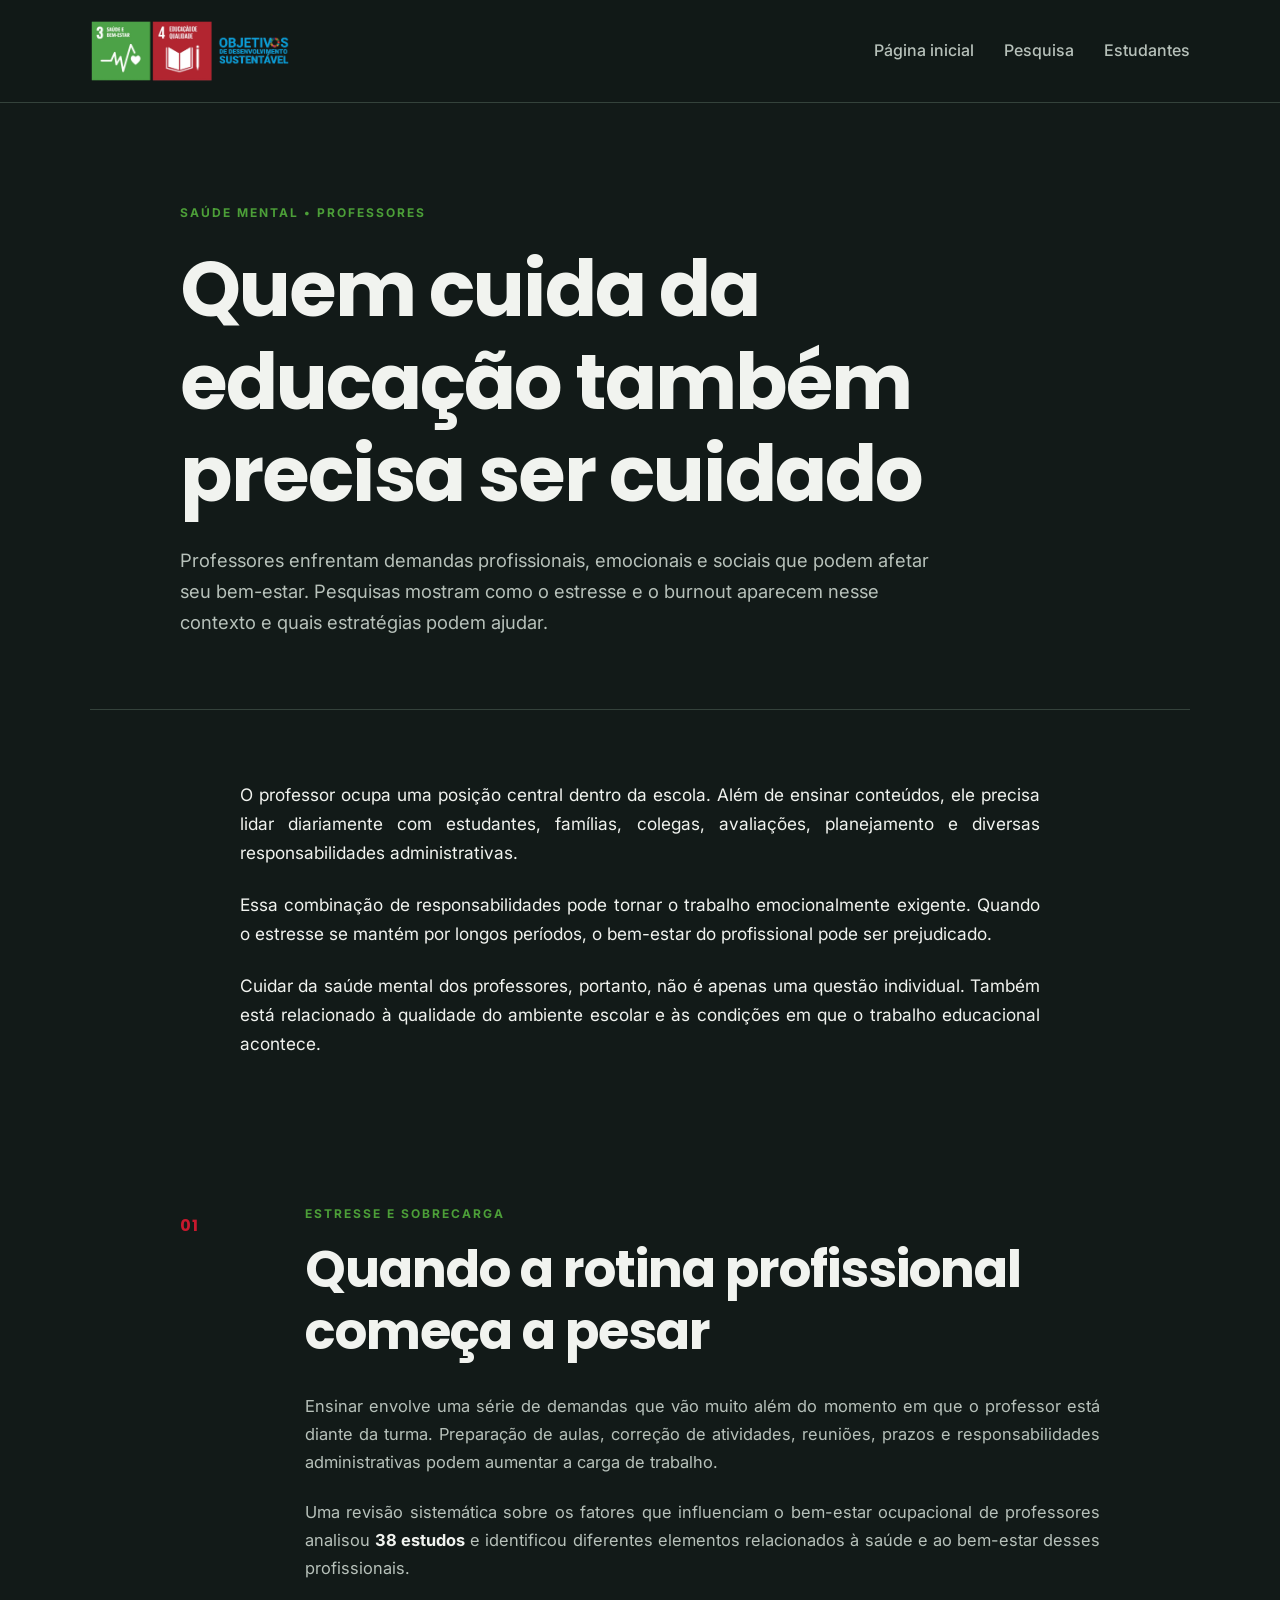
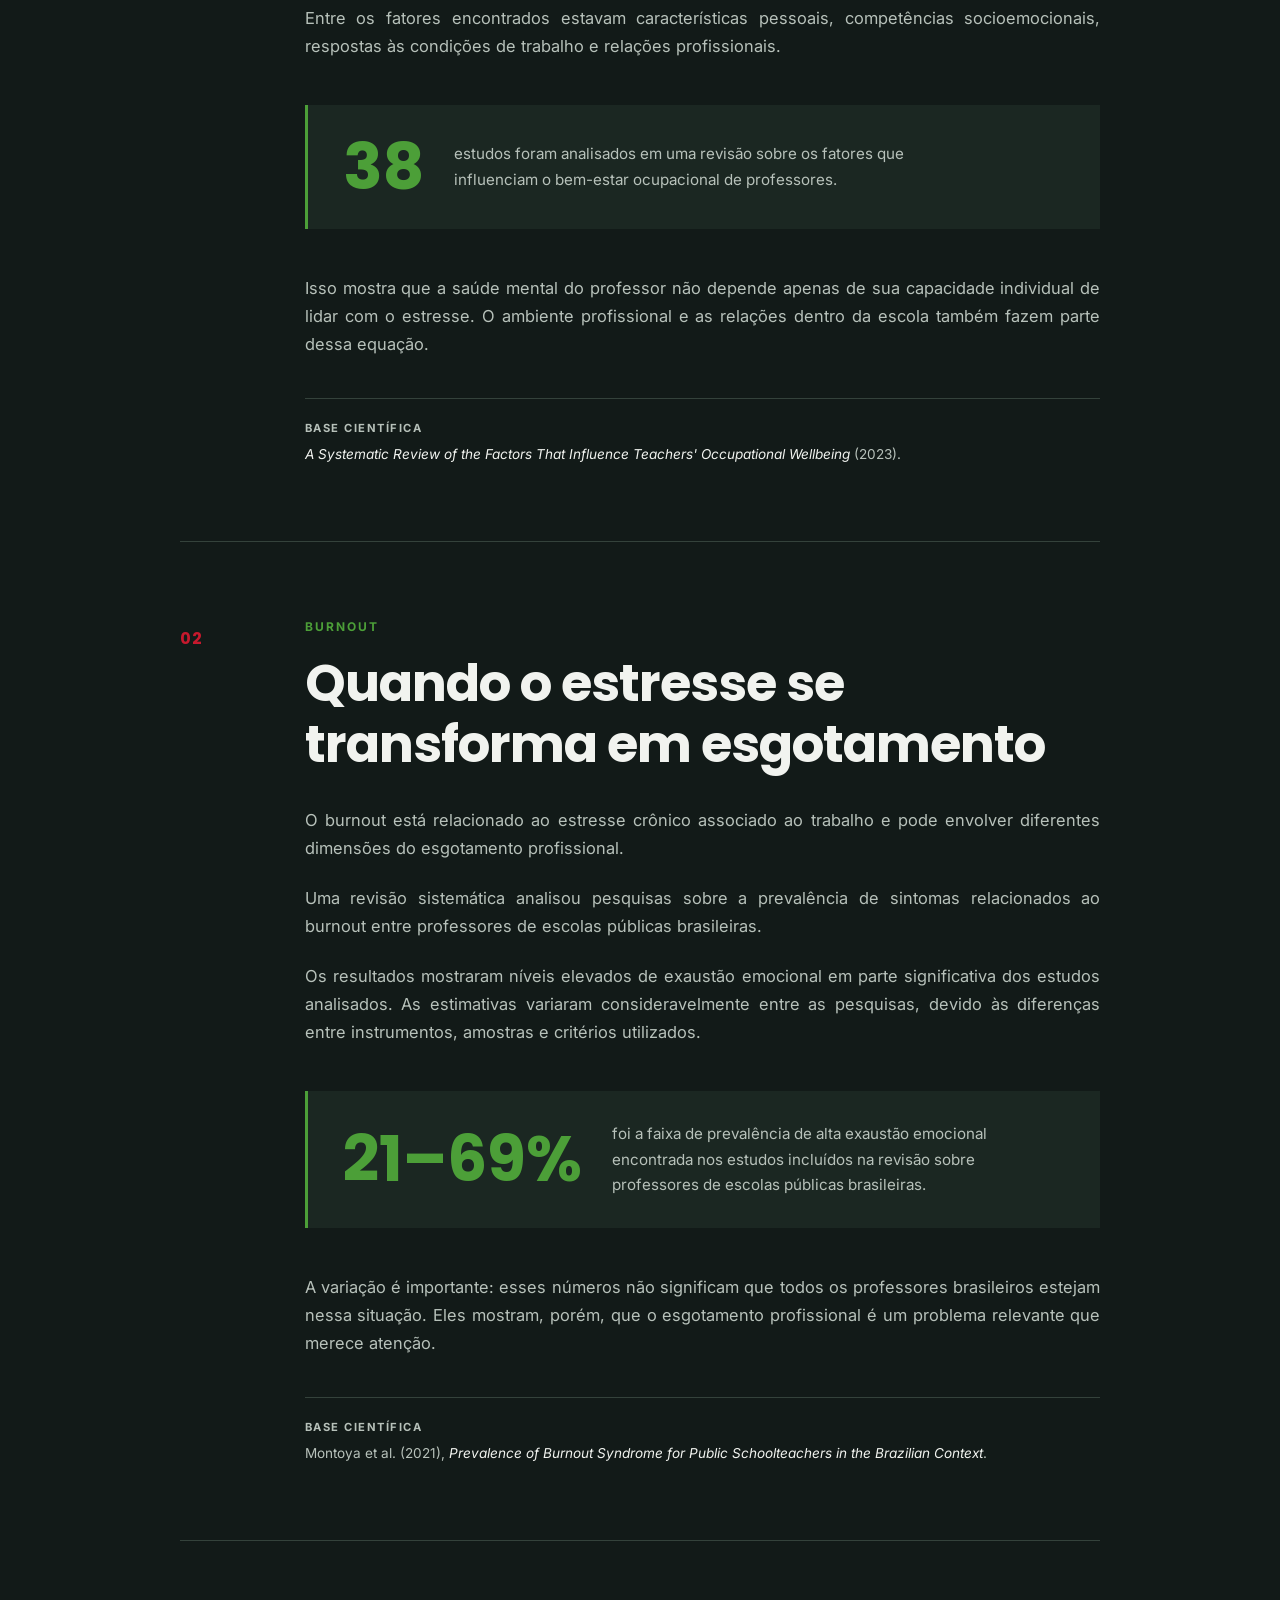
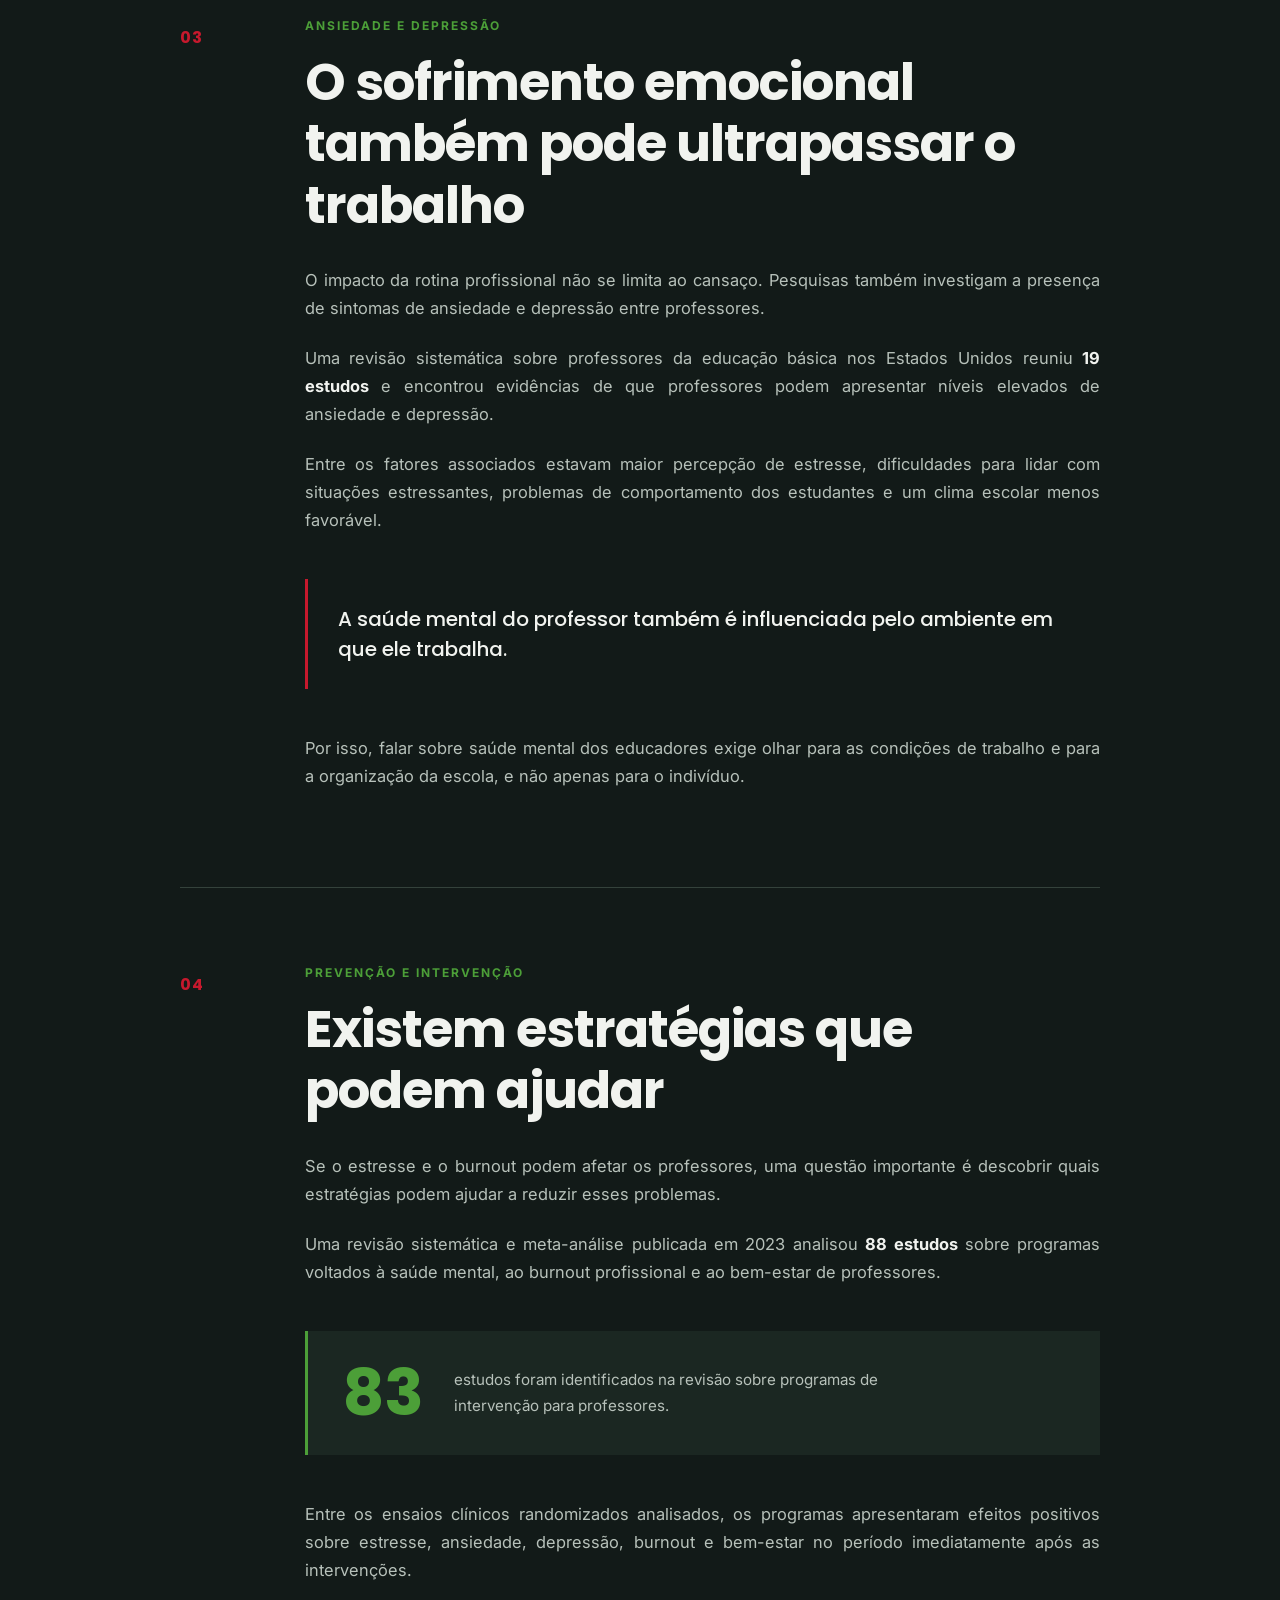
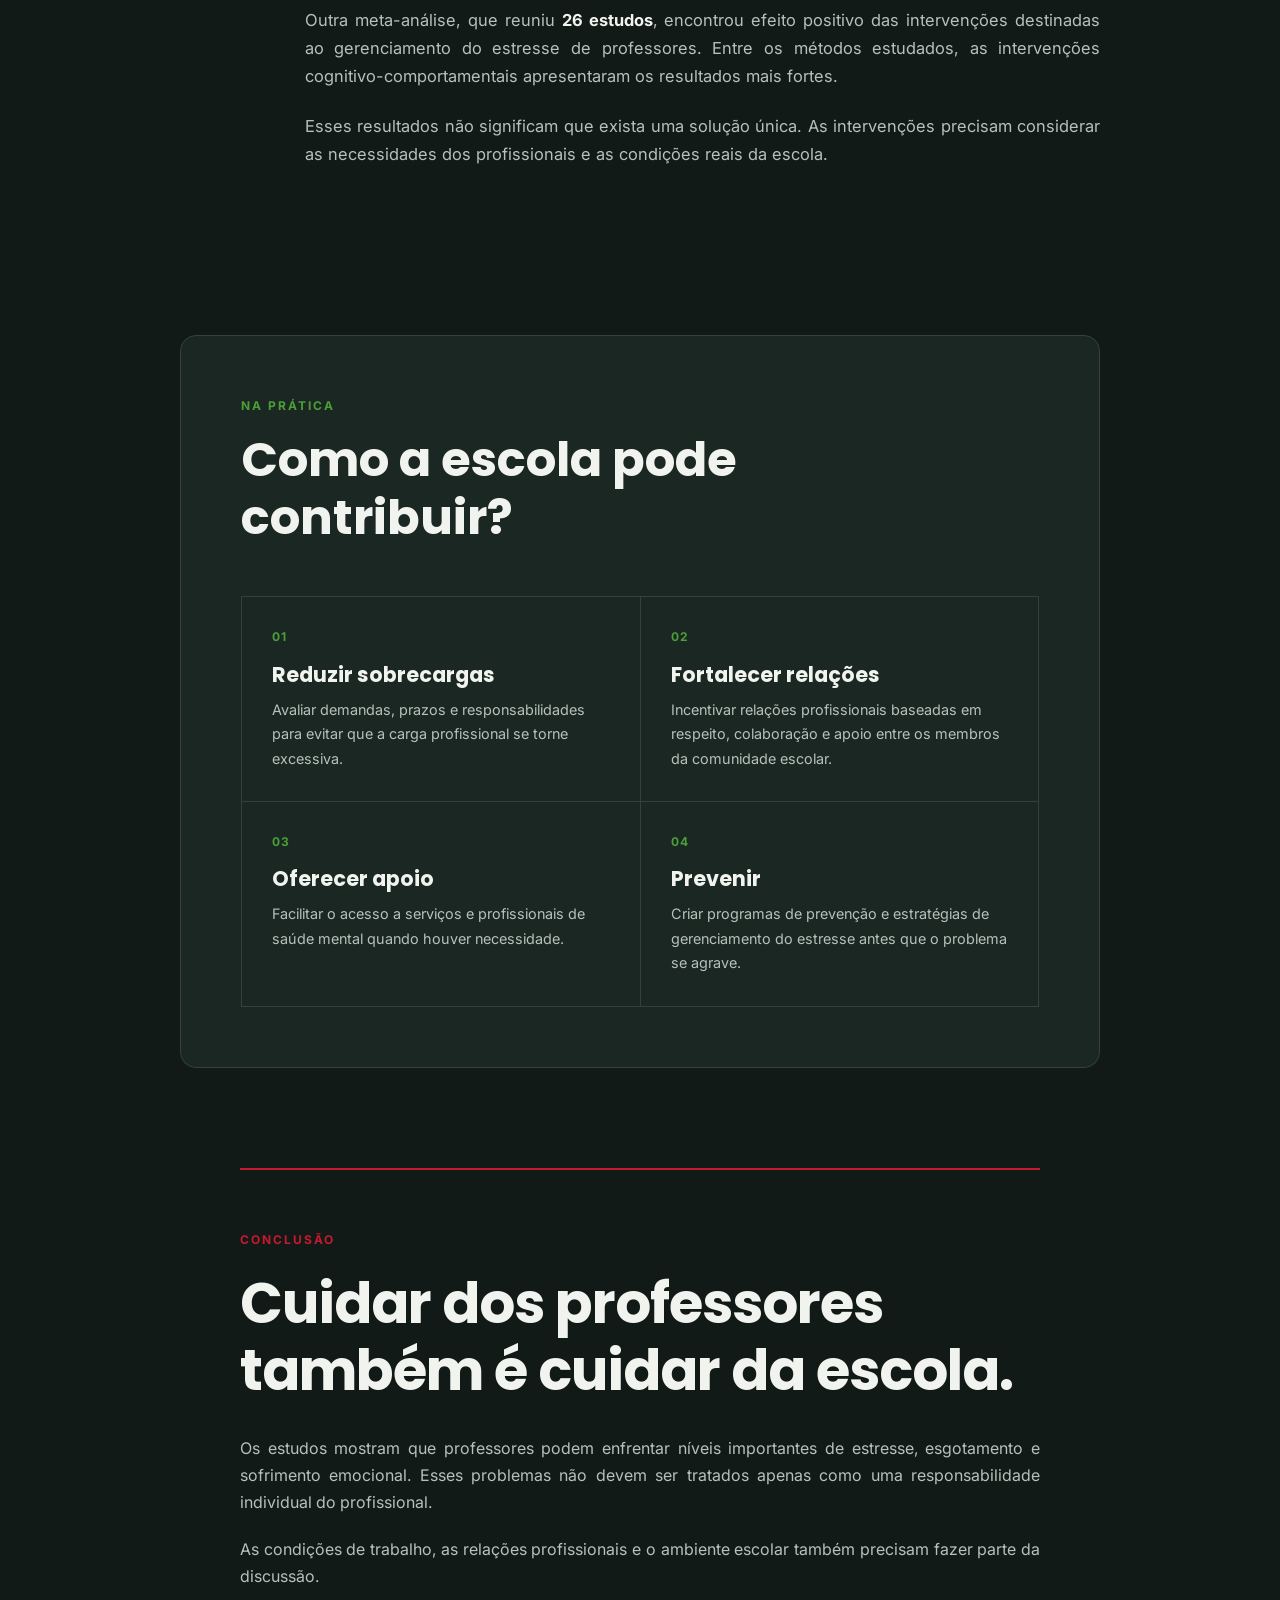
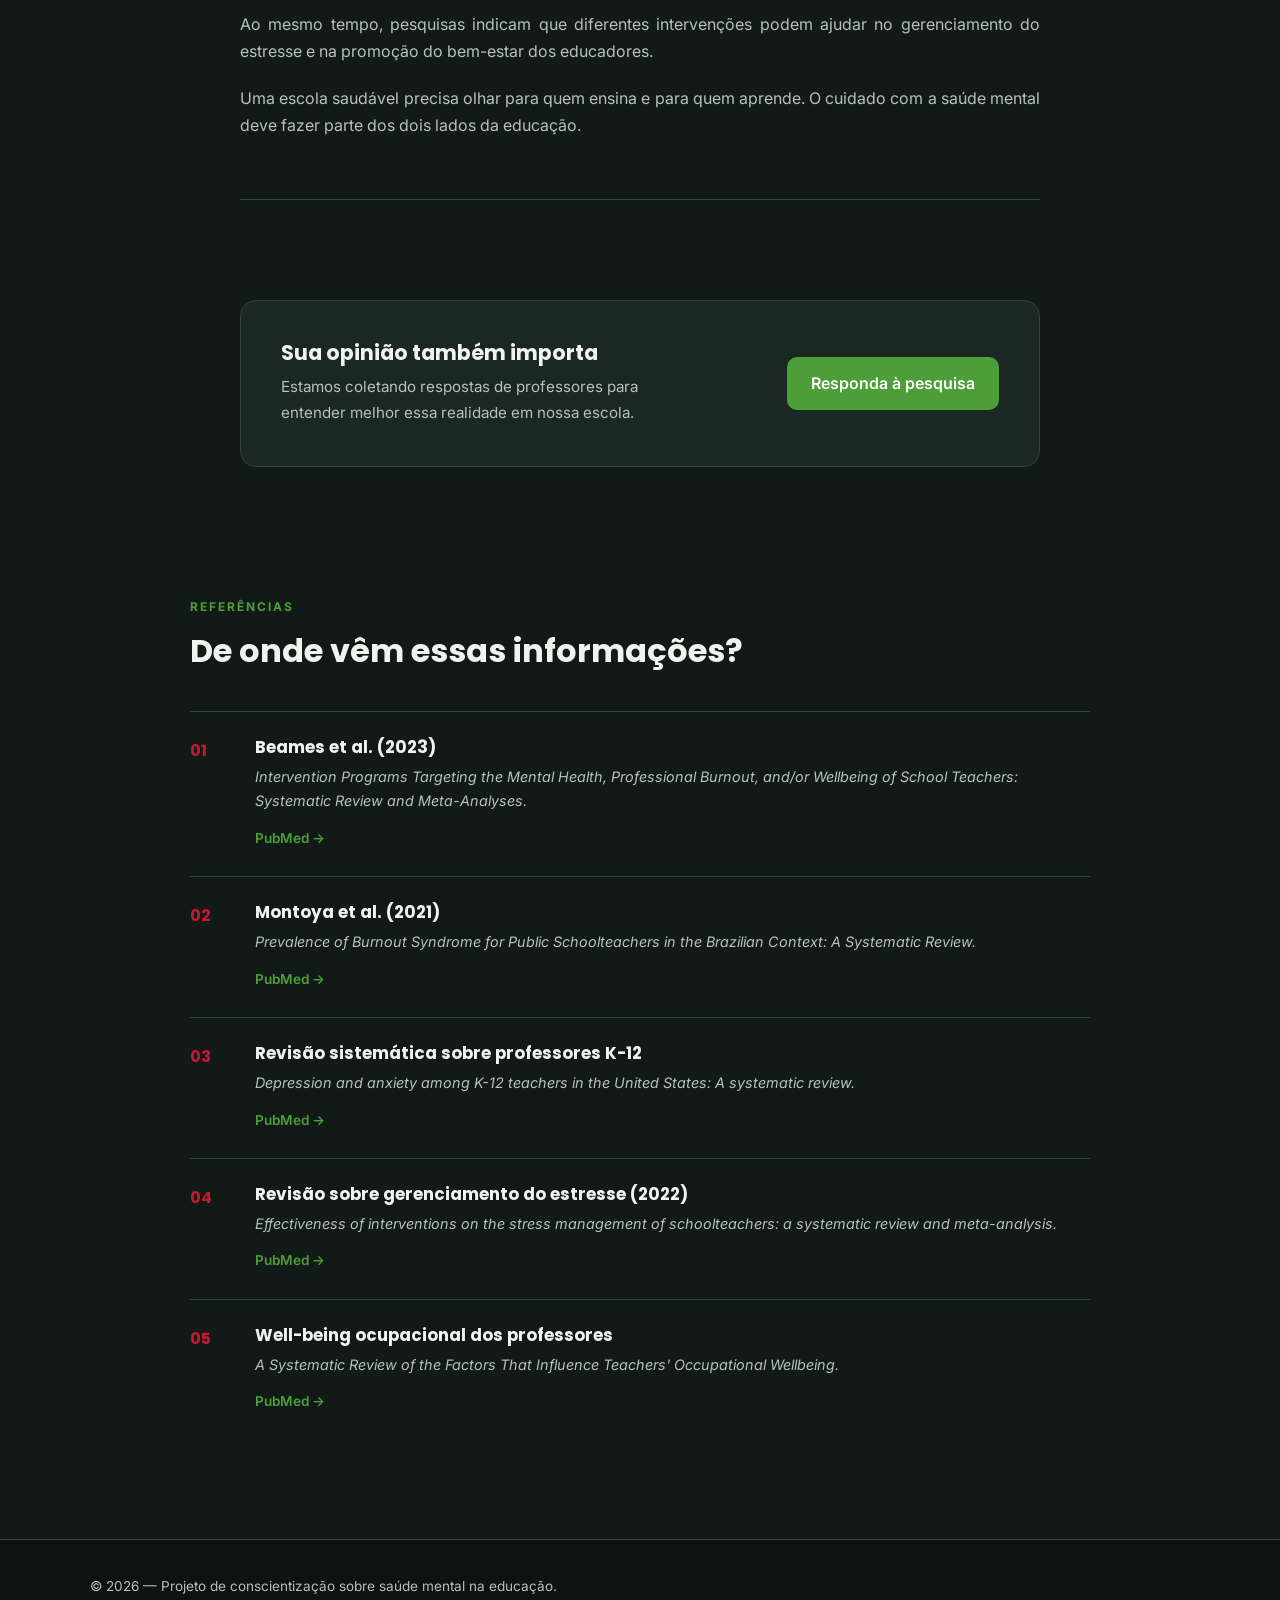
<file: professores.html>
<!DOCTYPE html>
<html lang="pt-BR">

<head>
    <meta charset="UTF-8">
    <meta name="viewport" content="width=device-width, initial-scale=1.0">
    <meta name="description"
        content="Uma análise sobre saúde mental dos professores, estresse ocupacional, burnout e estratégias de prevenção.">
    <title>Professores | Saúde Mental na Educação</title>
    <link rel="icon"
        href="data:image/svg+xml,%3Csvg xmlns='http://www.w3.org/2000/svg' viewBox='0 0 100 100'%3E%3Ctext y='.9em' font-size='90'%3E%F0%9F%A7%A0%3C/text%3E%3C/svg%3E">
    <meta property="og:type" content="article">
    <meta property="og:locale" content="pt_BR">
    <meta property="og:title" content="Professores | Saúde Mental na Educação">
    <meta property="og:description"
        content="Uma análise sobre saúde mental dos professores, estresse ocupacional, burnout e estratégias de prevenção.">
    <meta property="og:image" content="assets/Logos/logo-site.png">
    <meta name="twitter:card" content="summary_large_image">
    <meta name="twitter:title" content="Professores | Saúde Mental na Educação">
    <meta name="twitter:description"
        content="Uma análise sobre saúde mental dos professores, estresse ocupacional, burnout e estratégias de prevenção.">
    <meta name="twitter:image" content="assets/Logos/logo-site.png">
    <link rel="stylesheet" href="css/artigo.css">
</head>

<body>
    <!-- BARRA DE PROGRESSO DE LEITURA -->
    <div class="barra-progresso" id="barra-progresso"></div>
    <!-- HEADER -->
    <header>
        <nav>
            <a href="index.html" class="logo" aria-label="Ir para a página inicial">
                <picture>
                    <source srcset="assets/Logos/logo-site.webp" type="image/webp">
                    <img src="assets/Logos/logo-site.png" alt="Logo do projeto" width="900" height="279">
                </picture>
            </a>
            <ul id="menu-principal">
                <li>
                    <a href="index.html">Página inicial</a>
                </li>
                <li>
                    <a href="pesquisa.html">Pesquisa</a>
                </li>
                <li>
                    <a href="estudantes.html">Estudantes</a>
                </li>
            </ul>
        </nav>
    </header>
    <!-- MENU MOBILE -->
    <button class="menu-mobile" type="button" aria-label="Abrir menu" aria-expanded="false"
        aria-controls="menu-principal">
        <span></span>
        <span></span>
        <span></span>
    </button>
    <main>
        <!-- CABEÇALHO DA MATÉRIA -->
        <section class="artigo-header">
            <div class="artigo-header-conteudo">
                <span class="categoria">
                    SAÚDE MENTAL • PROFESSORES
                </span>
                <h1>
                    Quem cuida da educação também precisa ser cuidado
                </h1>
                <p class="subtitulo">
                    Professores enfrentam demandas profissionais, emocionais e
                    sociais que podem afetar seu bem-estar. Pesquisas mostram
                    como o estresse e o burnout aparecem nesse contexto e quais
                    estratégias podem ajudar.
                </p>
            </div>
        </section>
        <!-- INTRODUÇÃO -->
        <article class="artigo">
            <div class="artigo-introducao">
                <p>
                    O professor ocupa uma posição central dentro da escola.
                    Além de ensinar conteúdos, ele precisa lidar diariamente
                    com estudantes, famílias, colegas, avaliações,
                    planejamento e diversas responsabilidades administrativas.
                </p>
                <p>
                    Essa combinação de responsabilidades pode tornar o trabalho
                    emocionalmente exigente. Quando o estresse se mantém por
                    longos períodos, o bem-estar do profissional pode ser
                    prejudicado.
                </p>
                <p>
                    Cuidar da saúde mental dos professores, portanto, não é
                    apenas uma questão individual. Também está relacionado à
                    qualidade do ambiente escolar e às condições em que o
                    trabalho educacional acontece.
                </p>
            </div>
            <!-- SEÇÃO 01 -->
            <section class="artigo-secao" data-reveal>
                <div class="numero-secao">
                    01
                </div>
                <div class="conteudo-secao">
                    <span class="rotulo">
                        ESTRESSE E SOBRECARGA
                    </span>
                    <h2>
                        Quando a rotina profissional começa a pesar
                    </h2>
                    <p>
                        Ensinar envolve uma série de demandas que vão muito
                        além do momento em que o professor está diante da
                        turma. Preparação de aulas, correção de atividades,
                        reuniões, prazos e responsabilidades administrativas
                        podem aumentar a carga de trabalho.
                    </p>
                    <p>
                        Uma revisão sistemática sobre os fatores que influenciam
                        o bem-estar ocupacional de professores analisou
                        <strong>38 estudos</strong> e identificou diferentes
                        elementos relacionados à saúde e ao bem-estar desses
                        profissionais.
                    </p>
                    <p>
                        Entre os fatores encontrados estavam características
                        pessoais, competências socioemocionais, respostas às
                        condições de trabalho e relações profissionais.
                    </p>
                    <div class="destaque-dado" data-reveal>
                        <strong>38</strong>
                        <span>
                            estudos foram analisados em uma revisão sobre os
                            fatores que influenciam o bem-estar ocupacional de
                            professores.
                        </span>
                    </div>
                    <p>
                        Isso mostra que a saúde mental do professor não depende
                        apenas de sua capacidade individual de lidar com o
                        estresse. O ambiente profissional e as relações dentro
                        da escola também fazem parte dessa equação.
                    </p>
                    <div class="nota-estudo">
                        <span>
                            BASE CIENTÍFICA
                        </span>
                        <p>
                            <em>
                                A Systematic Review of the Factors That Influence
                                Teachers' Occupational Wellbeing
                            </em> (2023).
                        </p>
                    </div>
                </div>
            </section>
            <!-- SEPARADOR -->
            <div class="separador"></div>
            <!-- SEÇÃO 02 -->
            <section class="artigo-secao" data-reveal>
                <div class="numero-secao">
                    02
                </div>
                <div class="conteudo-secao">
                    <span class="rotulo">
                        BURNOUT
                    </span>
                    <h2>
                        Quando o estresse se transforma em esgotamento
                    </h2>
                    <p>
                        O burnout está relacionado ao estresse crônico associado
                        ao trabalho e pode envolver diferentes dimensões do
                        esgotamento profissional.
                    </p>
                    <p>
                        Uma revisão sistemática analisou pesquisas sobre a
                        prevalência de sintomas relacionados ao burnout entre
                        professores de escolas públicas brasileiras.
                    </p>
                    <p>
                        Os resultados mostraram níveis elevados de exaustão
                        emocional em parte significativa dos estudos analisados.
                        As estimativas variaram consideravelmente entre as
                        pesquisas, devido às diferenças entre instrumentos,
                        amostras e critérios utilizados.
                    </p>
                    <div class="destaque-dado" data-reveal>
                        <strong>21–69%</strong>
                        <span>
                            foi a faixa de prevalência de alta exaustão emocional
                            encontrada nos estudos incluídos na revisão sobre
                            professores de escolas públicas brasileiras.
                        </span>
                    </div>
                    <p>
                        A variação é importante: esses números não significam
                        que todos os professores brasileiros estejam nessa
                        situação. Eles mostram, porém, que o esgotamento
                        profissional é um problema relevante que merece atenção.
                    </p>
                    <div class="nota-estudo">
                        <span>
                            BASE CIENTÍFICA
                        </span>
                        <p>
                            Montoya et al. (2021),
                            <em>Prevalence of Burnout Syndrome for Public
                                Schoolteachers in the Brazilian Context</em>.
                        </p>
                    </div>
                </div>
            </section>
            <!-- SEPARADOR -->
            <div class="separador"></div>
            <!-- SEÇÃO 03 -->
            <section class="artigo-secao" data-reveal>
                <div class="numero-secao">
                    03
                </div>
                <div class="conteudo-secao">
                    <span class="rotulo">
                        ANSIEDADE E DEPRESSÃO
                    </span>
                    <h2>
                        O sofrimento emocional também pode ultrapassar o trabalho
                    </h2>
                    <p>
                        O impacto da rotina profissional não se limita ao
                        cansaço. Pesquisas também investigam a presença de
                        sintomas de ansiedade e depressão entre professores.
                    </p>
                    <p>
                        Uma revisão sistemática sobre professores da educação
                        básica nos Estados Unidos reuniu
                        <strong>19 estudos</strong> e encontrou evidências de
                        que professores podem apresentar níveis elevados de
                        ansiedade e depressão.
                    </p>
                    <p>
                        Entre os fatores associados estavam maior percepção de
                        estresse, dificuldades para lidar com situações
                        estressantes, problemas de comportamento dos estudantes
                        e um clima escolar menos favorável.
                    </p>
                    <blockquote>
                        A saúde mental do professor também é influenciada pelo
                        ambiente em que ele trabalha.
                    </blockquote>
                    <p>
                        Por isso, falar sobre saúde mental dos educadores exige
                        olhar para as condições de trabalho e para a organização
                        da escola, e não apenas para o indivíduo.
                    </p>
                </div>
            </section>
            <!-- SEPARADOR -->
            <div class="separador"></div>
            <!-- SEÇÃO 04 -->
            <section class="artigo-secao" data-reveal>
                <div class="numero-secao">
                    04
                </div>
                <div class="conteudo-secao">
                    <span class="rotulo">
                        PREVENÇÃO E INTERVENÇÃO
                    </span>
                    <h2>
                        Existem estratégias que podem ajudar
                    </h2>
                    <p>
                        Se o estresse e o burnout podem afetar os professores,
                        uma questão importante é descobrir quais estratégias
                        podem ajudar a reduzir esses problemas.
                    </p>
                    <p>
                        Uma revisão sistemática e meta-análise publicada em
                        2023 analisou <strong>88 estudos</strong> sobre programas
                        voltados à saúde mental, ao burnout profissional e ao
                        bem-estar de professores.
                    </p>
                    <div class="destaque-dado" data-reveal>
                        <strong>88</strong>
                        <span>
                            estudos foram identificados na revisão sobre
                            programas de intervenção para professores.
                        </span>
                    </div>
                    <p>
                        Entre os ensaios clínicos randomizados analisados, os
                        programas apresentaram efeitos positivos sobre estresse,
                        ansiedade, depressão, burnout e bem-estar no período
                        imediatamente após as intervenções.
                    </p>
                    <p>
                        Outra meta-análise, que reuniu
                        <strong>26 estudos</strong>, encontrou efeito positivo
                        das intervenções destinadas ao gerenciamento do estresse
                        de professores. Entre os métodos estudados, as
                        intervenções cognitivo-comportamentais apresentaram os
                        resultados mais fortes.
                    </p>
                    <p>
                        Esses resultados não significam que exista uma solução
                        única. As intervenções precisam considerar as
                        necessidades dos profissionais e as condições reais da
                        escola.
                    </p>
                </div>
            </section>
            <!-- INTERVENÇÕES -->
            <section class="intervencoes">
                <div class="intervencoes-header">
                    <span class="rotulo">
                        NA PRÁTICA
                    </span>
                    <h2>
                        Como a escola pode contribuir?
                    </h2>
                </div>
                <div class="intervencoes-conteudo" data-reveal-group>
                    <div>
                        <span>01</span>
                        <h3>
                            Reduzir sobrecargas
                        </h3>
                        <p>
                            Avaliar demandas, prazos e responsabilidades para
                            evitar que a carga profissional se torne
                            excessiva.
                        </p>
                    </div>
                    <div>
                        <span>02</span>
                        <h3>
                            Fortalecer relações
                        </h3>
                        <p>
                            Incentivar relações profissionais baseadas em
                            respeito, colaboração e apoio entre os membros da
                            comunidade escolar.
                        </p>
                    </div>
                    <div>
                        <span>03</span>
                        <h3>
                            Oferecer apoio
                        </h3>
                        <p>
                            Facilitar o acesso a serviços e profissionais de
                            saúde mental quando houver necessidade.
                        </p>
                    </div>
                    <div>
                        <span>04</span>
                        <h3>
                            Prevenir
                        </h3>
                        <p>
                            Criar programas de prevenção e estratégias de
                            gerenciamento do estresse antes que o problema se
                            agrave.
                        </p>
                    </div>
                </div>
            </section>
            <!-- CONCLUSÃO -->
            <section class="artigo-conclusao" data-reveal>
                <span class="rotulo">
                    CONCLUSÃO
                </span>
                <h2>
                    Cuidar dos professores também é cuidar da escola.
                </h2>
                <p>
                    Os estudos mostram que professores podem enfrentar níveis
                    importantes de estresse, esgotamento e sofrimento emocional.
                    Esses problemas não devem ser tratados apenas como uma
                    responsabilidade individual do profissional.
                </p>
                <p>
                    As condições de trabalho, as relações profissionais e o
                    ambiente escolar também precisam fazer parte da discussão.
                </p>
                <p>
                    Ao mesmo tempo, pesquisas indicam que diferentes
                    intervenções podem ajudar no gerenciamento do estresse e
                    na promoção do bem-estar dos educadores.
                </p>
                <p>
                    Uma escola saudável precisa olhar para quem ensina e para
                    quem aprende. O cuidado com a saúde mental deve fazer parte
                    dos dois lados da educação.
                </p>
            </section>
            <!-- CTA -->
            <div class="cta-pesquisa" data-reveal>
                <div>
                    <h3>Sua opinião também importa</h3>
                    <p>
                        Estamos coletando respostas de professores para
                        entender melhor essa realidade em nossa escola.
                    </p>
                </div>
                <a href="https://forms.gle/k97MrSx94jqZNH8R9"
                    target="_blank" rel="noopener noreferrer" class="btn">
                    Responda à pesquisa
                </a>
            </div>
            <!-- FONTES -->
            <section class="fontes" data-reveal-group>
                <div class="fontes-header">
                    <span class="rotulo">
                        REFERÊNCIAS
                    </span>
                    <h2>
                        De onde vêm essas informações?
                    </h2>
                </div>
                <div class="fonte">
                    <span>
                        01
                    </span>
                    <div>
                        <h3>
                            Beames et al. (2023)
                        </h3>
                        <p>
                            <em>
                                Intervention Programs Targeting the Mental
                                Health, Professional Burnout, and/or Wellbeing
                                of School Teachers: Systematic Review and
                                Meta-Analyses.
                            </em>
                        </p>
                        <a href="https://pubmed.ncbi.nlm.nih.gov/36876289/" target="_blank" rel="noopener noreferrer">
                            PubMed →
                        </a>
                    </div>
                </div>
                <div class="fonte">
                    <span>
                        02
                    </span>
                    <div>
                        <h3>
                            Montoya et al. (2021)
                        </h3>
                        <p>
                            <em>
                                Prevalence of Burnout Syndrome for Public
                                Schoolteachers in the Brazilian Context:
                                A Systematic Review.
                            </em>
                        </p>
                        <a href="https://pubmed.ncbi.nlm.nih.gov/33567788/" target="_blank" rel="noopener noreferrer">
                            PubMed →
                        </a>
                    </div>
                </div>
                <div class="fonte">
                    <span>
                        03
                    </span>
                    <div>
                        <h3>
                            Revisão sistemática sobre professores K-12
                        </h3>
                        <p>
                            <em>
                                Depression and anxiety among K-12 teachers in
                                the United States: A systematic review.
                            </em>
                        </p>
                        <a href="https://pubmed.ncbi.nlm.nih.gov/39264662/" target="_blank" rel="noopener noreferrer">
                            PubMed →
                        </a>
                    </div>
                </div>
                <div class="fonte">
                    <span>
                        04
                    </span>
                    <div>
                        <h3>
                            Revisão sobre gerenciamento do estresse (2022)
                        </h3>
                        <p>
                            <em>
                                Effectiveness of interventions on the stress
                                management of schoolteachers: a systematic
                                review and meta-analysis.
                            </em>
                        </p>
                        <a href="https://pubmed.ncbi.nlm.nih.gov/35256508/" target="_blank" rel="noopener noreferrer">
                            PubMed →
                        </a>
                    </div>
                </div>
                <div class="fonte">
                    <span>
                        05
                    </span>
                    <div>
                        <h3>
                            Well-being ocupacional dos professores
                        </h3>
                        <p>
                            <em>
                                A Systematic Review of the Factors That
                                Influence Teachers' Occupational Wellbeing.
                            </em>
                        </p>
                        <a href="https://pubmed.ncbi.nlm.nih.gov/37372657/" target="_blank" rel="noopener noreferrer">
                            PubMed →
                        </a>
                    </div>
                </div>
            </section>
        </article>
    </main>
    <!-- FOOTER -->
    <footer>
        <p>
            &copy; 2026 — Projeto de conscientização sobre saúde mental na educação.
        </p>
    </footer>
    <!-- BOTÃO VOLTAR AO TOPO -->
    <button class="voltar-topo" type="button" aria-label="Voltar ao topo da página">
        <svg xmlns="http://www.w3.org/2000/svg" viewBox="0 0 24 24" fill="none" stroke="currentColor"
            stroke-width="2.5" stroke-linecap="round" stroke-linejoin="round">
            <line x1="12" y1="19" x2="12" y2="5"></line>
            <polyline points="5 12 12 5 19 12"></polyline>
        </svg>
    </button>
    <script src="js/script.js"></script>
</body>

</html>
</file>
<file: css/style.css>
/* =========================================================
   STYLE.CSS — Página inicial (index.html)
   Estilos gerais compartilhados estão em base.css
========================================================= */
@import url('base.css');

.hero {
    min-height: calc(100vh - 81px);
    max-width: none;
    display: flex;
    align-items: center;
    padding: 80px 10%;
    position: relative;
    overflow: hidden;
    background:
        radial-gradient(
            circle at 85% 35%,
            rgba(76, 159, 56, 0.16),
            transparent 32%
        ),
        radial-gradient(
            circle at 15% 80%,
            rgba(198, 25, 45, 0.08),
            transparent 28%
        ),
        var(--fundo);
}
.hero::after {
    content: "";
    position: absolute;
    width: 320px;
    height: 320px;
    right: -140px;
    bottom: -160px;
    border: 1px solid rgba(76, 159, 56, 0.2);
    border-radius: 50%;
    will-change: transform;
}
.hero-content {
    max-width: 780px;
    position: relative;
    z-index: 1;
}
.hero span {
    display: inline-block;
    color: var(--ods4);
    font-size: 0.8rem;
    font-weight: 700;
    letter-spacing: 2px;
    text-transform: uppercase;
    margin-bottom: 18px;
}
.hero h1 {
    max-width: 800px;
    margin-bottom: 25px;
    font-size: clamp(3.2rem, 7vw, 6rem);
    letter-spacing: -2px;
}
.hero p {
    max-width: 650px;
    margin-bottom: 35px;
    color: var(--texto-secundario);
    font-size: 1.1rem;
}
.projeto {
    max-width: 1100px;
    margin: auto;
    padding: 80px 7%;
}
.section-title {
    margin-bottom: 30px;
}
.section-title span {
    display: block;
    color: var(--ods3);
    font-size: 0.8rem;
    font-weight: 700;
    letter-spacing: 2px;
    text-transform: uppercase;
    margin-bottom: 12px;
}
.section-title h2 {
    max-width: 800px;
    font-size: 2.4rem;
}
.texto-projeto {
    max-width: 900px;
    padding-left: 25px;
    border-left: 2px solid var(--ods3);
}
.texto-projeto p {
    margin-bottom: 18px;
    color: var(--texto-secundario);
    font-size: 1rem;
    text-align: justify;
    hyphens: auto;
}
.texto-projeto p:last-child {
    margin-bottom: 0;
}
.explore {
    max-width: 1200px;
    margin: auto;
    padding: 70px 7% 90px;
}
.explore .section-title {
    margin-bottom: 30px;
}
.explore .section-title span {
    color: var(--ods4);
}
.explore-links {
    display: grid;
    grid-template-columns: repeat(3, 1fr);
    border-top: 1px solid var(--borda);
    border-bottom: 1px solid var(--borda);
}
.explore-item {
    min-height: 180px;
    padding: 25px;
    display: flex;
    align-items: flex-start;
    justify-content: space-between;
    gap: 20px;
    border-right: 1px solid var(--borda);
    transition:
        background-color 0.3s ease,
        transform 0.3s ease;
}
.explore-item:last-child {
    border-right: none;
}
.explore-item:hover {
    background-color: var(--card);
}
.explore-item span {
    display: block;
    margin-bottom: 10px;
    color: var(--texto-secundario);
    font-size: 0.75rem;
    font-weight: 700;
    letter-spacing: 1px;
}
.explore-item h3 {
    margin-bottom: 8px;
    font-size: 1.35rem;
}
.explore-item p {
    max-width: 250px;
    color: var(--texto-secundario);
    font-size: 0.9rem;
}
.explore-item strong {
    color: var(--ods4);
    font-size: 1.5rem;
    transition: transform 0.3s ease;
}
.explore-item:hover strong {
    transform: translateX(5px);
}

@media (max-width: 800px) {
    .hero {
        min-height: calc(100vh - 77px);
        padding: 70px 7%;
    }
    .hero h1 {
        font-size: 3.2rem;
        letter-spacing: -1px;
    }
    .projeto {
        padding: 70px 7%;
    }
    .section-title h2 {
        font-size: 2rem;
    }
    .explore {
        padding: 60px 7%;
    }
    .explore-links {
        grid-template-columns: 1fr;
    }
    .explore-item {
        min-height: auto;
        border-right: none;
        border-bottom: 1px solid var(--borda);
    }
    .explore-item:last-child {
        border-bottom: none;
    }
}
@media (max-width: 500px) {
    .hero {
        padding: 60px 7%;
    }
    .hero h1 {
        font-size: 2.5rem;
    }
    .hero p {
        font-size: 1rem;
    }
    .projeto {
        padding: 60px 7%;
    }
    .section-title h2 {
        font-size: 1.8rem;
    }
    .texto-projeto {
        padding-left: 18px;
    }
    .explore {
        padding: 50px 7%;
    }
}
</file>
<file: css/artigo.css>
/* =========================================================
   ARTIGO.CSS — Páginas de reportagem (estudantes.html
   e professores.html). As duas páginas usam exatamente a
   mesma estrutura visual, por isso compartilham este único
   arquivo em vez de duas cópias quase idênticas.
   Estilos gerais compartilhados com o resto do site estão
   em base.css.
========================================================= */
@import url('base.css');

/* =========================================================
   CABEÇALHO DA MATÉRIA
========================================================= */
.artigo-header {
    max-width: 1100px;
    margin: auto;
    padding: 100px 7% 70px;
    border-bottom: 1px solid var(--borda);
}
.artigo-header-conteudo {
    max-width: 900px;
}
.categoria,
.rotulo {
    display: block;
    color: var(--ods4);
    font-size: 0.75rem;
    font-weight: 700;
    letter-spacing: 2px;
    text-transform: uppercase;
}
.artigo-header h1 {
    max-width: 900px;
    margin: 20px 0 25px;
    font-size: clamp(2.8rem, 6vw, 5rem);
    letter-spacing: -2px;
}
.subtitulo {
    max-width: 760px;
    color: var(--texto-secundario);
    font-size: 1.15rem;
}
/* =========================================================
   ARTIGO
========================================================= */
.artigo {
    max-width: 1100px;
    margin: auto;
    padding: 0 7%;
}
/* =========================================================
   INTRODUÇÃO
========================================================= */
.artigo-introducao {
    max-width: 800px;
    margin: auto;
    padding: 70px 0;
}
.artigo-introducao p {
    margin-bottom: 22px;
    color: var(--texto);
    font-size: 1.08rem;
    text-align: justify;
    hyphens: auto;
}
.artigo-introducao p:last-child {
    margin-bottom: 0;
}
/* =========================================================
   SEÇÕES DA MATÉRIA
========================================================= */
.artigo-secao {
    display: grid;
    grid-template-columns: 90px 1fr;
    gap: 35px;
    padding: 75px 0;
}
.numero-secao {
    padding-top: 8px;
    color: var(--ods3);
    font-family: 'Poppins', sans-serif;
    font-size: 1rem;
    font-weight: 700;
    letter-spacing: 1px;
}
.conteudo-secao {
    max-width: 800px;
}
.conteudo-secao .rotulo {
    margin-bottom: 15px;
}
.conteudo-secao h2 {
    margin-bottom: 30px;
    font-size: clamp(2rem, 4vw, 3.2rem);
    letter-spacing: -1px;
}
.conteudo-secao p {
    margin-bottom: 22px;
    color: var(--texto-secundario);
    font-size: 1.03rem;
    text-align: justify;
    hyphens: auto;
}
.conteudo-secao strong {
    color: var(--texto);
    font-weight: 700;
}
.conteudo-secao em {
    color: var(--texto);
}
/* =========================================================
   DESTAQUE DE DADOS
========================================================= */
.destaque-dado {
    margin: 45px 0;
    padding: 30px 35px;
    display: flex;
    align-items: center;
    gap: 30px;
    background-color: var(--fundo-secundario);
    border-left: 3px solid var(--ods4);
}
.destaque-dado strong {
    flex-shrink: 0;
    color: var(--ods4);
    font-family: 'Poppins', sans-serif;
    font-size: clamp(2.5rem, 6vw, 4rem);
    line-height: 1;
    font-variant-numeric: tabular-nums;
}
.destaque-dado span {
    max-width: 450px;
    color: var(--texto-secundario);
    font-size: 0.95rem;
    text-align: left;
}
/* =========================================================
   NOTA DO ESTUDO
========================================================= */
.nota-estudo {
    margin-top: 40px;
    padding-top: 20px;
    border-top: 1px solid var(--borda);
}
.nota-estudo span {
    display: block;
    margin-bottom: 5px;
    color: var(--texto-secundario);
    font-size: 0.7rem;
    font-weight: 700;
    letter-spacing: 1.5px;
}
.nota-estudo p {
    margin: 0;
    font-size: 0.85rem;
}
/* =========================================================
   CITAÇÃO
========================================================= */
blockquote {
    margin: 45px 0;
    padding: 25px 30px;
    border-left: 3px solid var(--ods3);
    color: var(--texto);
    font-family: 'Poppins', sans-serif;
    font-size: 1.25rem;
    font-weight: 500;
    line-height: 1.5;
    text-align: left;
}
/* =========================================================
   SEPARADOR
========================================================= */
.separador {
    width: 100%;
    height: 1px;
    background-color: var(--borda);
}
/* =========================================================
   INTERVENÇÕES
========================================================= */
.intervencoes {
    margin: 70px 0;
    padding: 60px;
    background-color: var(--fundo-secundario);
    border: 1px solid var(--borda);
    border-radius: var(--raio);
}
.intervencoes-header {
    max-width: 700px;
    margin-bottom: 50px;
}
.intervencoes-header h2 {
    margin-top: 15px;
    font-size: clamp(2rem, 4vw, 3rem);
}
.intervencoes-conteudo {
    display: grid;
    grid-template-columns: repeat(2, 1fr);
    border-top: 1px solid var(--borda);
    border-left: 1px solid var(--borda);
}
.intervencoes-conteudo > div {
    padding: 30px;
    border-right: 1px solid var(--borda);
    border-bottom: 1px solid var(--borda);
}
.intervencoes-conteudo span {
    display: block;
    margin-bottom: 15px;
    color: var(--ods4);
    font-size: 0.75rem;
    font-weight: 700;
    letter-spacing: 1px;
}
.intervencoes-conteudo h3 {
    margin-bottom: 10px;
    font-size: 1.3rem;
}
.intervencoes-conteudo p {
    color: var(--texto-secundario);
    font-size: 0.9rem;
    text-align: left;
}
/* =========================================================
   CONCLUSÃO
========================================================= */
.artigo-conclusao {
    max-width: 800px;
    margin: 100px auto;
    padding: 60px 0;
    border-top: 2px solid var(--ods3);
    border-bottom: 1px solid var(--borda);
}
.artigo-conclusao .rotulo {
    color: var(--ods3);
    margin-bottom: 20px;
}
.artigo-conclusao h2 {
    margin-bottom: 30px;
    font-size: clamp(2.2rem, 5vw, 3.5rem);
    letter-spacing: -1px;
}
.artigo-conclusao p {
    margin-bottom: 20px;
    color: var(--texto-secundario);
    font-size: 1rem;
    text-align: justify;
    hyphens: auto;
}
.artigo-conclusao p:last-child {
    margin-bottom: 0;
}
/* =========================================================
   CTA — RESPONDER À PESQUISA
========================================================= */
.cta-pesquisa {
    max-width: 800px;
    margin: 0 auto 100px;
    padding: 40px;
    display: flex;
    flex-wrap: wrap;
    align-items: center;
    justify-content: space-between;
    gap: 20px;
    background-color: var(--fundo-secundario);
    border: 1px solid var(--borda);
    border-radius: var(--raio);
}
.cta-pesquisa p {
    max-width: 420px;
    color: var(--texto-secundario);
    font-size: 0.95rem;
    text-align: left;
}
.cta-pesquisa h3 {
    margin-bottom: 8px;
    font-size: 1.3rem;
}
/* =========================================================
   FONTES
========================================================= */
.fontes {
    max-width: 900px;
    margin: auto;
    padding: 30px 0 100px;
}
.fontes-header {
    margin-bottom: 40px;
}
.fontes-header h2 {
    margin-top: 15px;
    font-size: 2rem;
}
.fonte {
    display: grid;
    grid-template-columns: 45px 1fr;
    gap: 20px;
    padding: 25px 0;
    border-top: 1px solid var(--borda);
}
.fonte > span {
    color: var(--ods3);
    font-family: 'Poppins', sans-serif;
    font-weight: 700;
}
.fonte h3 {
    margin-bottom: 8px;
    font-size: 1.05rem;
}
.fonte p {
    margin-bottom: 10px;
    color: var(--texto-secundario);
    font-size: 0.9rem;
    text-align: left;
}
.fonte a {
    color: var(--ods4);
    font-size: 0.85rem;
    font-weight: 600;
    transition: color 0.3s ease;
}
.fonte a:hover {
    color: var(--texto);
}

/* =========================================================
   RESPONSIVIDADE
========================================================= */
@media (max-width: 800px) {
    .artigo-header {
        padding: 70px 7% 55px;
    }
    .artigo-header h1 {
        font-size: 3rem;
        letter-spacing: -1px;
    }
    .subtitulo {
        font-size: 1rem;
    }
    .artigo {
        padding: 0 7%;
    }
    .artigo-introducao {
        padding: 55px 0;
    }
    .artigo-secao {
        grid-template-columns: 1fr;
        gap: 15px;
        padding: 60px 0;
    }
    .numero-secao {
        padding: 0;
    }
    .conteudo-secao h2 {
        font-size: 2.2rem;
    }
    .destaque-dado {
        align-items: flex-start;
        flex-direction: column;
        gap: 15px;
        padding: 25px;
    }
    .intervencoes {
        margin: 50px 0;
        padding: 35px 25px;
    }
    .intervencoes-conteudo {
        grid-template-columns: 1fr;
    }
    .artigo-conclusao {
        margin: 70px auto;
        padding: 45px 0;
    }
    .artigo-conclusao h2 {
        font-size: 2.3rem;
    }
    .cta-pesquisa {
        padding: 30px;
        justify-content: flex-start;
    }
    .fontes {
        padding-bottom: 70px;
    }
}
@media (max-width: 500px) {
    .artigo-header {
        padding: 55px 7% 45px;
    }
    .artigo-header h1 {
        font-size: 2.4rem;
    }
    .artigo {
        padding: 0 7%;
    }
    .artigo-introducao {
        padding: 45px 0;
    }
    .artigo-introducao p {
        font-size: 1rem;
    }
    .artigo-secao {
        padding: 50px 0;
    }
    .conteudo-secao h2 {
        font-size: 1.9rem;
    }
    .conteudo-secao p {
        font-size: 0.95rem;
    }
    .destaque-dado strong {
        font-size: 2.8rem;
    }
    .intervencoes {
        padding: 30px 20px;
    }
    .intervencoes-header h2 {
        font-size: 2rem;
    }
    .artigo-conclusao h2 {
        font-size: 2rem;
    }
    .cta-pesquisa {
        padding: 25px;
    }
    .fonte {
        grid-template-columns: 35px 1fr;
        gap: 10px;
    }
}
</file>
<file: css/pesquisa.css>
/* =========================================================
   PESQUISA.CSS — Página de apresentação da pesquisa escolar
========================================================= */
@import url('base.css');

.pesquisa-header {
    max-width: 1100px;
    margin: auto;
    padding: 100px 7% 70px;
    border-bottom: 1px solid var(--borda);
}
.pesquisa-header-conteudo {
    max-width: 900px;
}
.categoria,
.rotulo {
    display: block;
    color: var(--ods4);
    font-size: 0.75rem;
    font-weight: 700;
    letter-spacing: 2px;
    text-transform: uppercase;
}
.card-reportagem {
    display: block;
    width: 100%;
    max-width: 100%;
    margin-top: 24px;
    padding: 13px 16px;
    border: 1px solid var(--borda);
    border-radius: 12px;
    background-color: var(--fundo-secundario);
    color: var(--texto);
}
.card-reportagem-cabecalho {
    display: flex;
    align-items: center;
    gap: 12px;
    margin-bottom: 12px;
    font-size: 0.86rem;
    font-weight: 600;
    line-height: 1.35;
}
.card-reportagem-label {
    flex: 0 0 auto;
    color: var(--ods4);
    font-size: 0.65rem;
    font-weight: 700;
    letter-spacing: 1.2px;
}
.card-reportagem iframe {
    display: block;
    width: 100%;
    aspect-ratio: 16 / 9;
    border: 0;
    border-radius: 8px;
    background-color: #000;
}
.pesquisa-header h1 {
    max-width: 850px;
    margin: 20px 0 25px;
    font-size: clamp(2.3rem, 4.5vw, 4rem);
    letter-spacing: -1px;
}
.subtitulo {
    max-width: 760px;
    margin-bottom: 30px;
    color: var(--texto-secundario);
    font-size: 1.15rem;
}
.pesquisa-conteudo {
    max-width: 1100px;
    margin: auto;
    padding: 0 7%;
}
.pesquisa-introducao {
    max-width: 800px;
    margin: auto;
    padding: 70px 0 55px;
}
.pesquisa-introducao p,
.conteudo-secao p,
.pesquisa-conclusao p {
    margin-bottom: 22px;
    color: var(--texto-secundario);
    font-size: 0.98rem;
    text-align: justify;
    hyphens: auto;
}
.pesquisa-introducao .texto-abertura {
    color: var(--texto);
    font-size: 1.08rem;
}
.pesquisa-introducao p:last-child,
.pesquisa-conclusao p:last-of-type {
    margin-bottom: 0;
}
.pesquisa-secao {
    display: grid;
    grid-template-columns: 90px 1fr;
    gap: 35px;
    padding: 75px 0;
}
.numero-secao {
    padding-top: 8px;
    color: var(--ods3);
    font-family: 'Poppins', sans-serif;
    font-size: 1rem;
    font-weight: 700;
    letter-spacing: 1px;
}
.conteudo-secao {
    max-width: 800px;
}
.conteudo-secao .rotulo {
    margin-bottom: 15px;
}
.conteudo-secao h2 {
    margin-bottom: 24px;
    font-size: clamp(1.75rem, 3vw, 2.6rem);
    letter-spacing: -1px;
}
.conteudo-secao strong {
    color: var(--texto);
}
.nota-metodo {
    margin-top: 40px;
    padding: 22px 25px;
    background-color: var(--fundo-secundario);
    border-left: 3px solid var(--ods4);
    border-radius: 0 12px 12px 0;
}
.nota-metodo span {
    display: block;
    margin-bottom: 8px;
    color: var(--ods4);
    font-size: 0.7rem;
    font-weight: 700;
    letter-spacing: 1.5px;
}
.nota-metodo p {
    margin: 0;
    font-size: 0.9rem;
    text-align: left;
}
.resultados-grid {
    display: grid;
    grid-template-columns: repeat(2, minmax(0, 1fr));
    gap: 24px;
    margin-top: 40px;
}
.grafico-resultado {
    margin: 0;
    padding: 16px;
    border: 1px solid var(--borda);
    background-color: var(--fundo-secundario);
    border-radius: 12px;
    overflow: hidden;
    cursor: pointer;
    transition:
        transform 0.3s ease,
        border-color 0.3s ease,
        box-shadow 0.3s ease;
}
.grafico-resultado:not(.expandido):hover,
.grafico-resultado:not(.expandido):focus-visible {
    transform: translateY(-4px);
    border-color: var(--ods4);
    box-shadow: 0 12px 30px rgba(0, 0, 0, 0.35);
}
.grafico-resultado img {
    display: block;
    width: 100%;
    height: auto;
    border-radius: 8px;
}
.grafico-resultado figcaption {
    margin-top: 14px;
    color: var(--texto-secundario);
    font-size: 0.86rem;
    line-height: 1.5;
}
.resultado-destaques {
    display: grid;
    grid-template-columns: repeat(3, 1fr);
    margin-top: 40px;
    border-top: 1px solid var(--borda);
    border-left: 1px solid var(--borda);
    border-radius: 12px;
    overflow: hidden;
}
.resultado-destaque {
    min-height: 180px;
    padding: 25px;
    border-right: 1px solid var(--borda);
    border-bottom: 1px solid var(--borda);
    background-color: var(--fundo-secundario);
}
.resultado-destaque strong {
    display: block;
    margin-bottom: 16px;
    color: var(--ods4);
    font-family: 'Poppins', sans-serif;
    font-size: 2.3rem;
    line-height: 1;
}
.resultado-destaque span {
    display: block;
    color: var(--texto-secundario);
    font-size: 0.9rem;
    line-height: 1.5;
}
.resultados-conhecimento {
    margin-top: 28px;
}
.grafico-resultado.expandido {
    position: fixed;
    top: 50%;
    left: 50%;
    width: min(92vw, 1000px);
    max-height: 90vh;
    z-index: 1100;
    padding: 24px;
    overflow-y: auto;
    border-color: var(--ods4);
    background-color: var(--fundo);
    box-shadow: 0 20px 70px rgba(0, 0, 0, 0.55);
    cursor: zoom-out;
    transform: translate(-50%, -50%);
    animation: expandir-grafico 0.28s ease-out;
}
.grafico-resultado.expandido img {
    max-height: 70vh;
    object-fit: contain;
}
.grafico-resultado.expandido figcaption {
    max-width: 800px;
    margin-right: auto;
    margin-left: auto;
}
/* Fundo escurecido por trás do gráfico ampliado */
.overlay-grafico {
    position: fixed;
    inset: 0;
    background-color: rgba(0, 0, 0, 0);
    pointer-events: none;
    z-index: 1090;
    transition: background-color 0.25s ease;
}
.overlay-grafico.ativo {
    background-color: rgba(0, 0, 0, 0.7);
    pointer-events: auto;
}
/* Trava o scroll da página com o gráfico ampliado */
body.modal-imagem-aberta {
    overflow: hidden;
}
@media (min-width: 801px) {
    .grafico-resultado {
        cursor: zoom-in;
    }
}
@keyframes expandir-grafico {
    from {
        opacity: 0.7;
        transform: translate(-50%, -50%) scale(0.92);
    }
    to {
        opacity: 1;
        transform: translate(-50%, -50%) scale(1);
    }
}
.separador {
    width: 100%;
    height: 1px;
    background-color: var(--borda);
}
blockquote {
    margin: 45px 0;
    padding: 25px 30px;
    border-left: 3px solid var(--ods3);
    color: var(--texto);
    font-family: 'Poppins', sans-serif;
    font-size: 1.25rem;
    font-weight: 500;
    line-height: 1.5;
    border-radius: 0 12px 12px 0;
}
.pesquisa-conclusao {
    max-width: 800px;
    margin: 80px auto 100px;
    padding: 55px 0;
    border-top: 2px solid var(--ods3);
    border-bottom: 1px solid var(--borda);
}
.pesquisa-conclusao .rotulo {
    margin-bottom: 20px;
    color: var(--ods3);
}
.pesquisa-conclusao h2 {
    margin-bottom: 25px;
    font-size: clamp(1.9rem, 3.5vw, 2.8rem);
    letter-spacing: -1px;
}
.pesquisa-conclusao .btn {
    margin-top: 15px;
}

@media (max-width: 800px) {
    .grafico-resultado {
        cursor: default;
    }
    .pesquisa-header {
        padding: 70px 7% 55px;
    }
    .pesquisa-header h1 {
        font-size: 2.7rem;
        letter-spacing: -1px;
    }
    .card-reportagem {
        max-width: 100%;
    }
    .subtitulo {
        font-size: 1rem;
    }
    .pesquisa-introducao {
        padding: 55px 0 40px;
    }
    .resultado-destaques {
        grid-template-columns: 1fr;
    }
    .pesquisa-secao {
        grid-template-columns: 1fr;
        gap: 15px;
        padding: 60px 0;
    }
    .numero-secao {
        padding: 0;
    }
    .conteudo-secao h2 {
        font-size: 2rem;
    }
    .resultados-grid {
        grid-template-columns: 1fr;
    }
    .resultado-destaque {
        min-height: auto;
    }
    .pesquisa-conclusao {
        margin: 70px auto;
        padding: 45px 0;
    }
    .pesquisa-conclusao h2 {
        font-size: 2.1rem;
    }
}
@media (max-width: 500px) {
    .pesquisa-header {
        padding: 55px 7% 45px;
    }
    .pesquisa-header h1 {
        font-size: 2.15rem;
    }
    .pesquisa-introducao {
        padding: 45px 0 35px;
    }
    .pesquisa-introducao .texto-abertura {
        font-size: 1.05rem;
    }
    .pesquisa-secao {
        padding: 50px 0;
    }
    .conteudo-secao h2 {
        font-size: 1.75rem;
    }
    .conteudo-secao p {
        font-size: 0.95rem;
    }
    blockquote {
        padding: 20px;
        font-size: 1.1rem;
    }
    .pesquisa-conclusao h2 {
        font-size: 1.85rem;
    }
}
</file>
